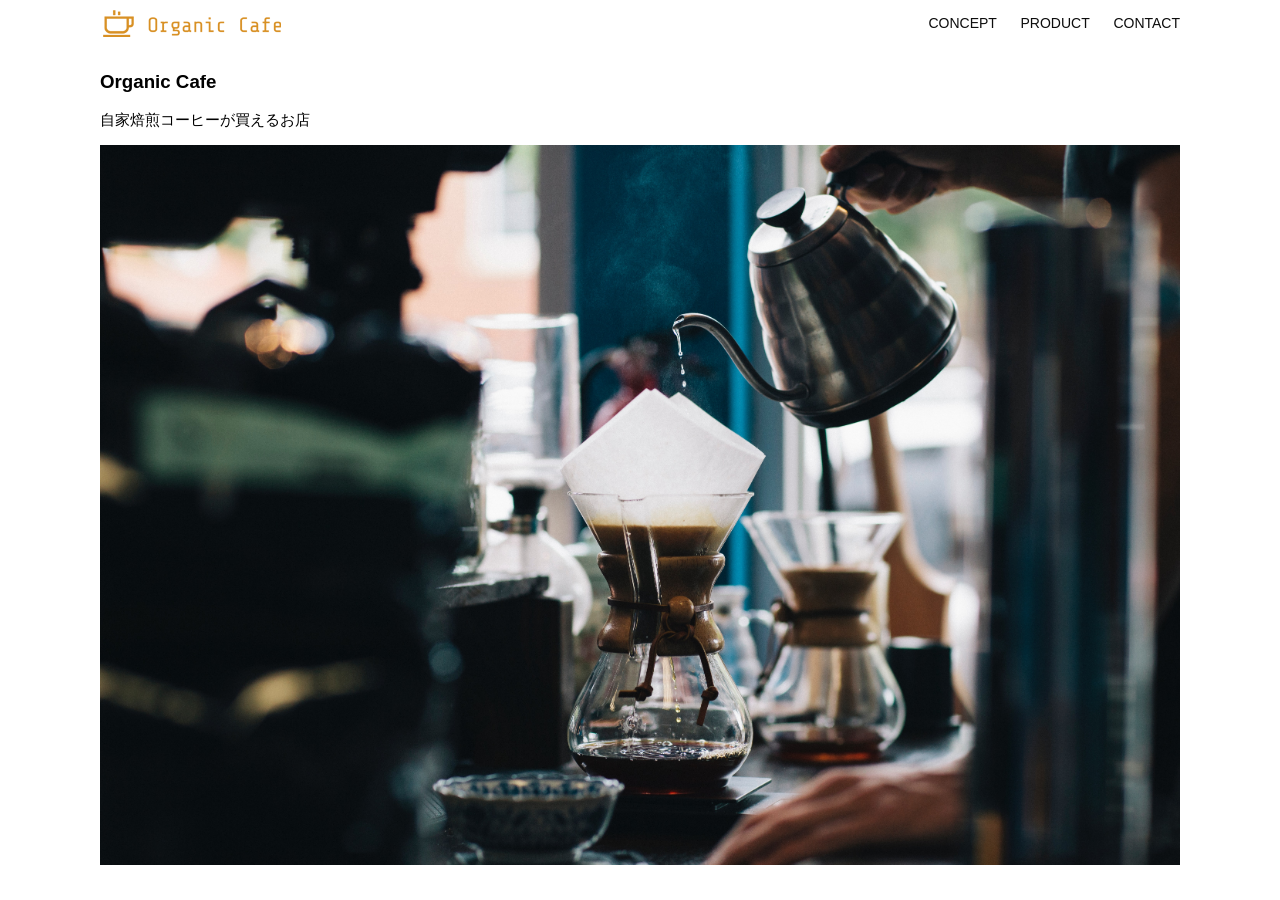
<file: kadai_013/index.html>
<!DOCTYPE html>
<html>
  <head>
    <title>Organic Cafe</title>
    <meta charset="UTF-8" />
    <meta name="description" content="自家焙煎のコーヒーがお家で楽しめるOrganic Cafe"/>
    <meta name="viewport" content="width=device-width, initial-scale=1.0" />
    <link rel="stylesheet" href="style.css" />
  </head>
  <body>
    <!-- ヘッダー -->
    <header>
      <!-- ロゴ -->
      <a href="index.html" id="logo"><img src="images/logo.png" alt="トップページに戻る"/></a>

      <!-- PC用ナビゲーション -->
      <nav id="nav-pc">
        <a href="index.html#concept">CONCEPT</a>
        <a href="index.html#product">PRODUCT</a>
        <a href="index.html#contact">CONTACT</a>
      </nav>
      <!-- スマホ用メニューボタン -->
       <img id="menu-sp" src="images/button-menu.png" alt="ナビゲーションを開く" onclick="document.getElementById('nav-sp').style.display = 'block'">
      <!-- スマホ用ナビゲーション -->
        <nav id="nav-sp">
        <ul>
         <li>
           <img id="close" src="images/button-close.png" alt="ナビゲーションを閉じる" onclick="document.getElementById('nav-sp').style.display = 'none'">
         </li>
         <li>
           <a id="logo-sp" href="index.html" onclick="document.getElementById('nav-sp').style.display = 'none'">
             <img src="images/logo-sp.png" alt="トップページに戻る">
           </a>
         </li>
         <li>
           <a class="menu" href="index.html#concept" onclick="document.getElementById('nav-sp').style.display = 'none'">CONCEPT</a>
         </li>
         <li>
           <a class="menu" href="index.html#product" onclick="document.getElementById('nav-sp').style.display = 'none'">PRODUCT</a>
         </li>
         <li><a class="menu" href="index.html#contact" onclick="document.getElementById('nav-sp').style.display = 'none'">CONTACT</a>
         </li>
       </ul>
     </nav> 
    </header>

    <main>
      <article>
        <!-- メインビジュアル -->
        <section id="main-visual">
          <div id="main-message">
            <h1>Organic Cafe</h1>
            <p>自家焙煎コーヒーが買えるお店</p>
          </div>
          <img src="images/main-image.jpg" alt="コーヒーをハンドドリップで淹れる画像"/>
        </section>
      </article>
    </main>
  </body>
</html>
</file>
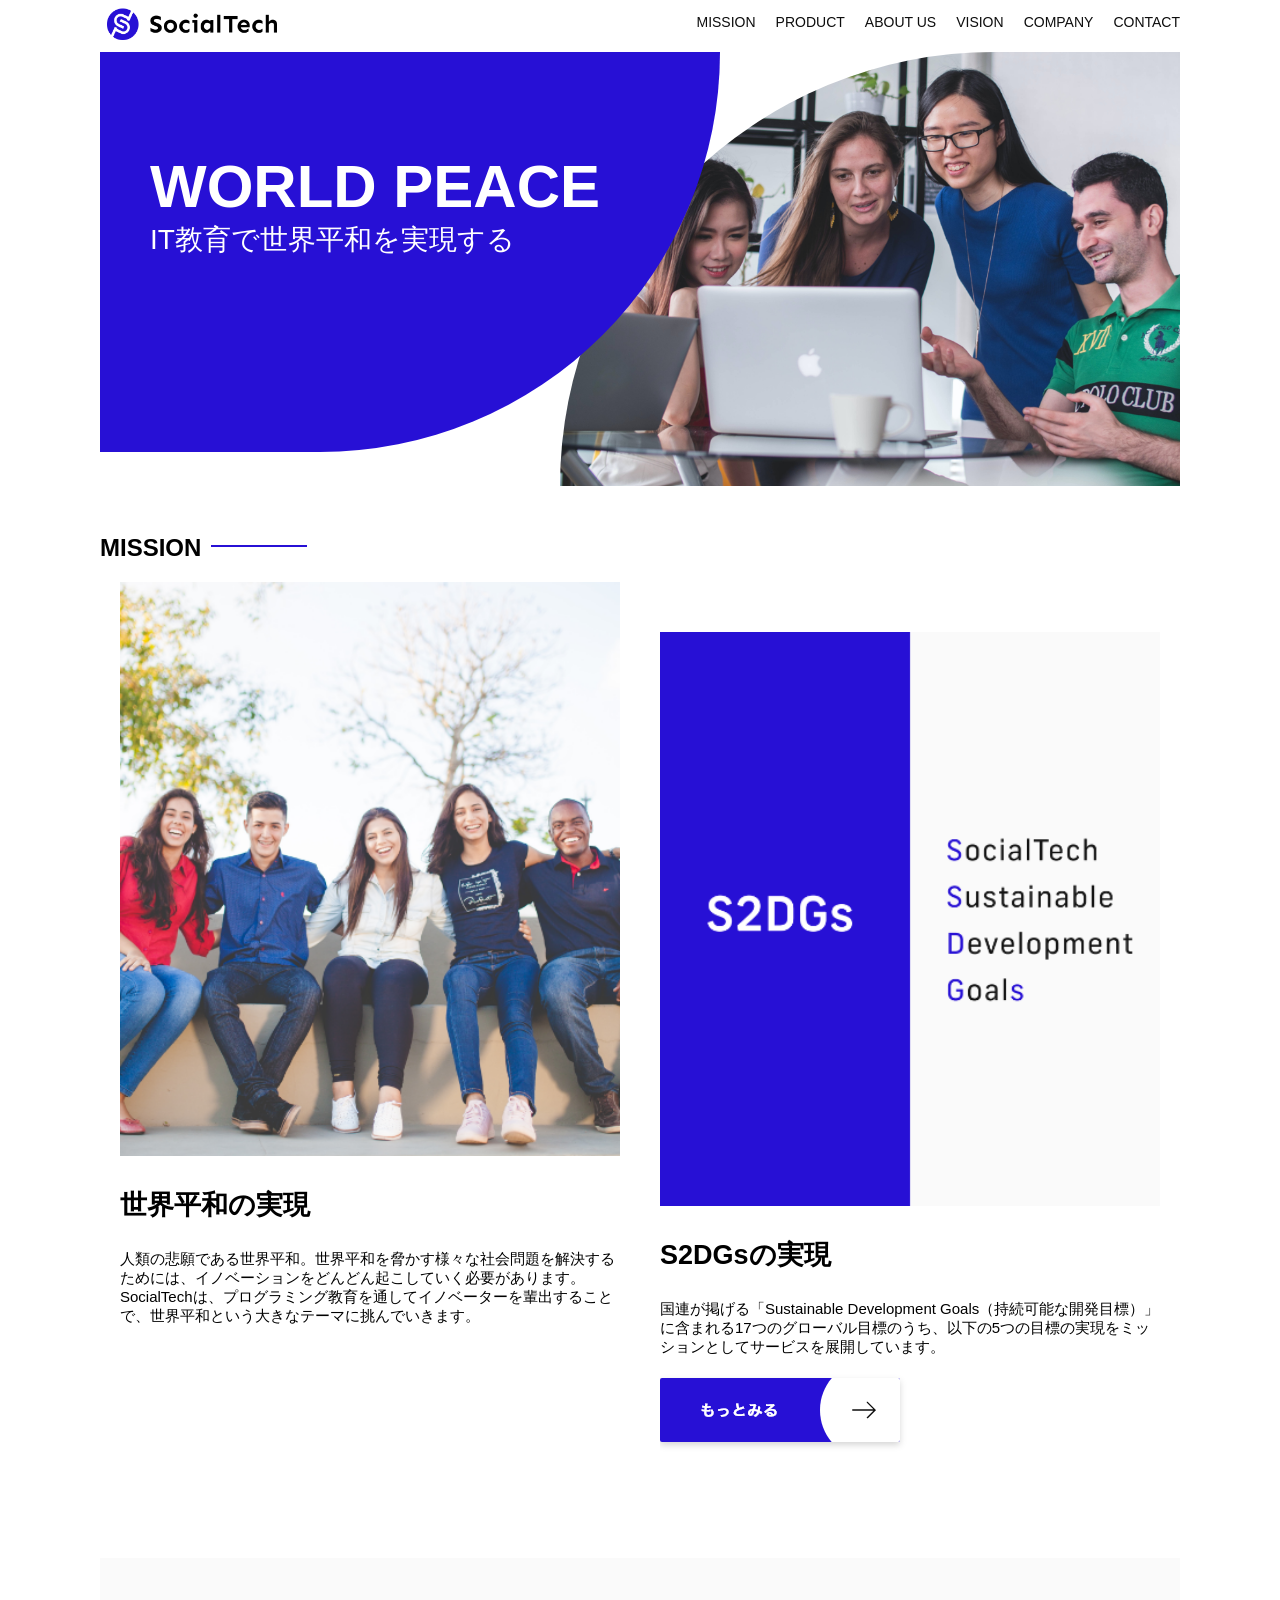
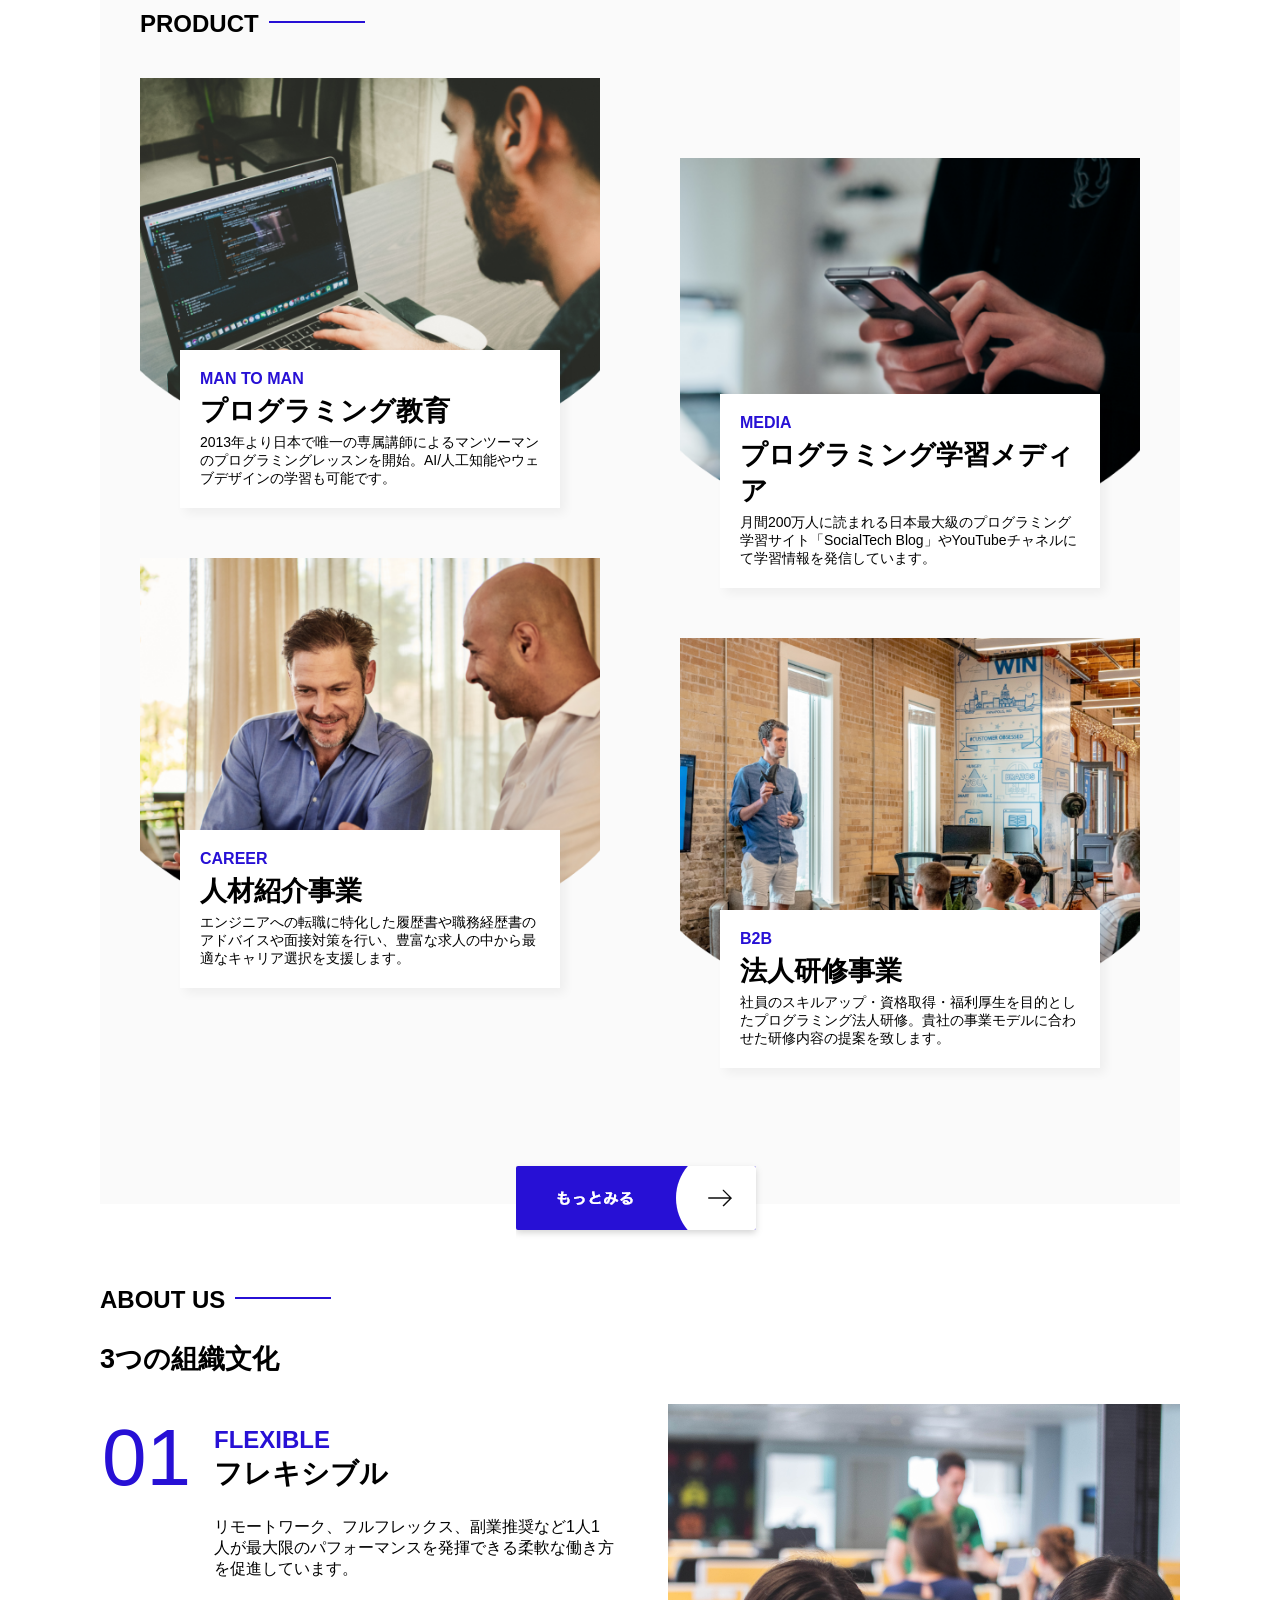
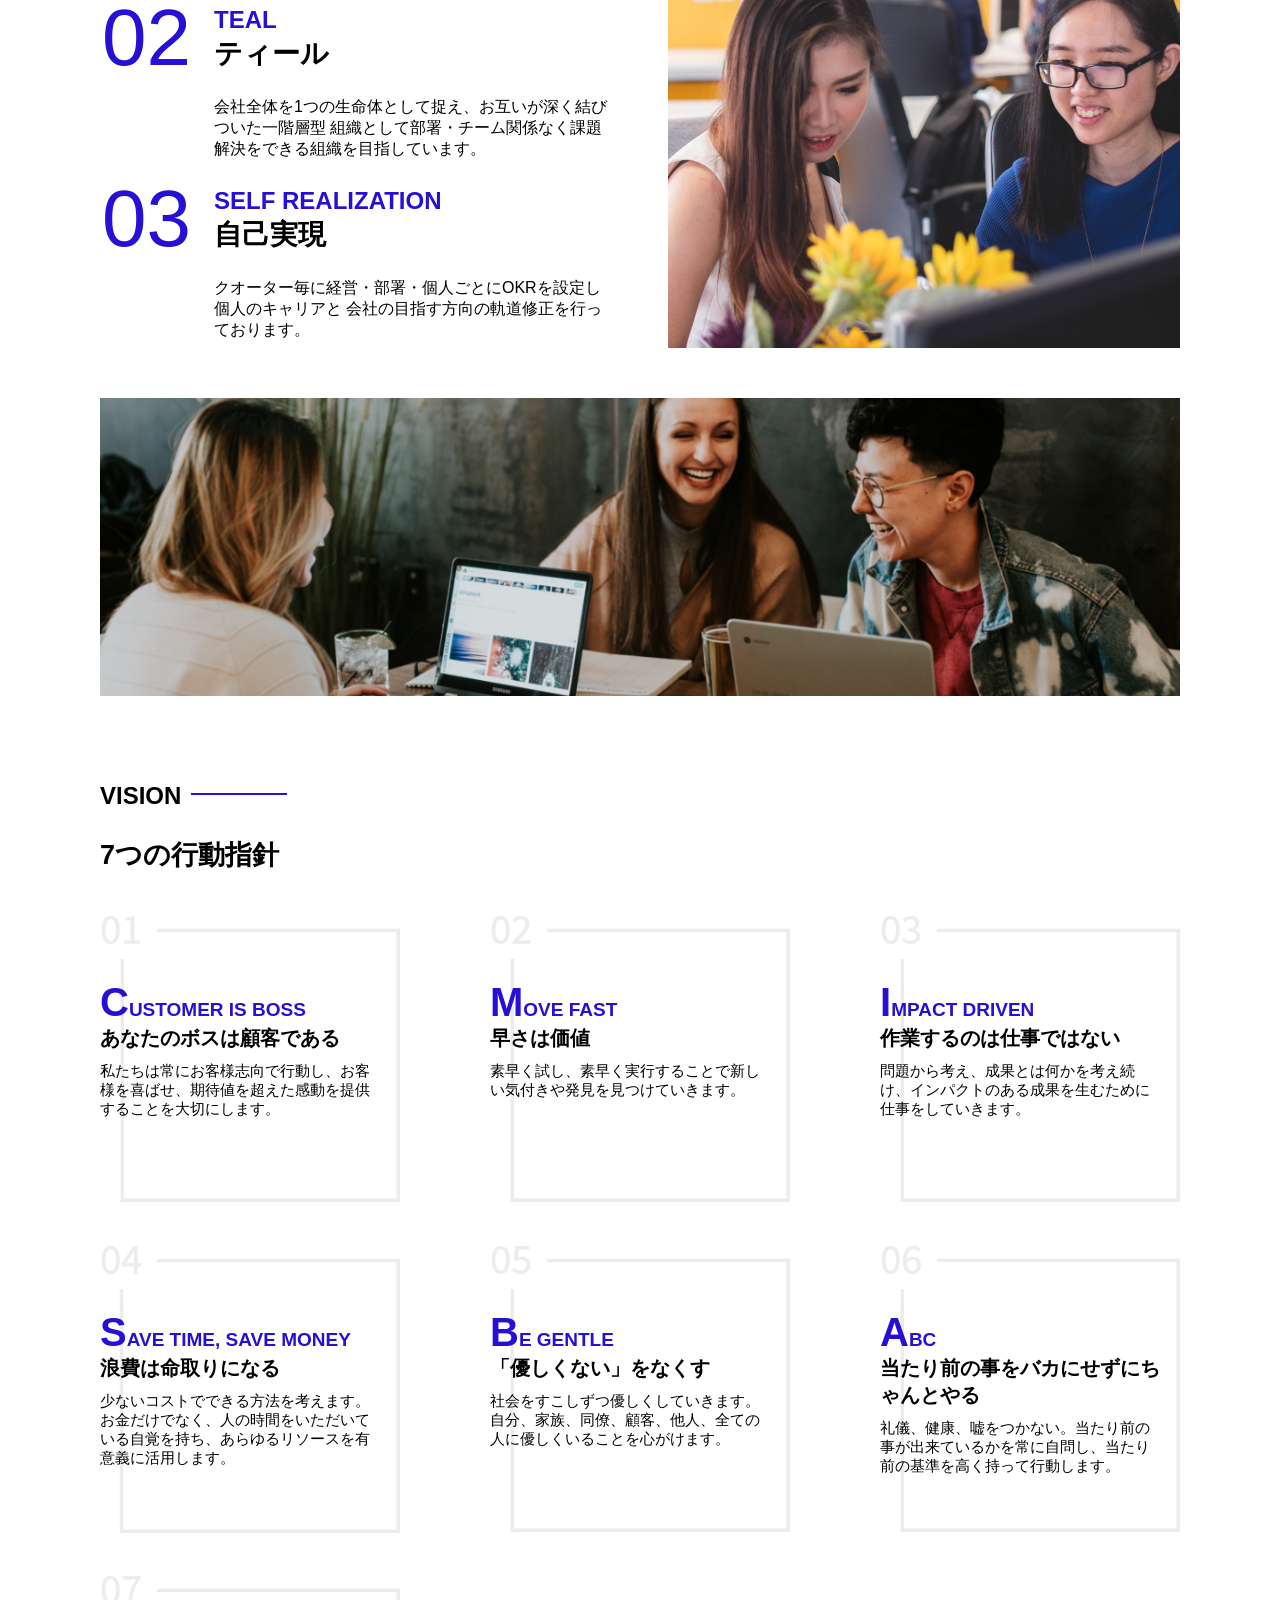
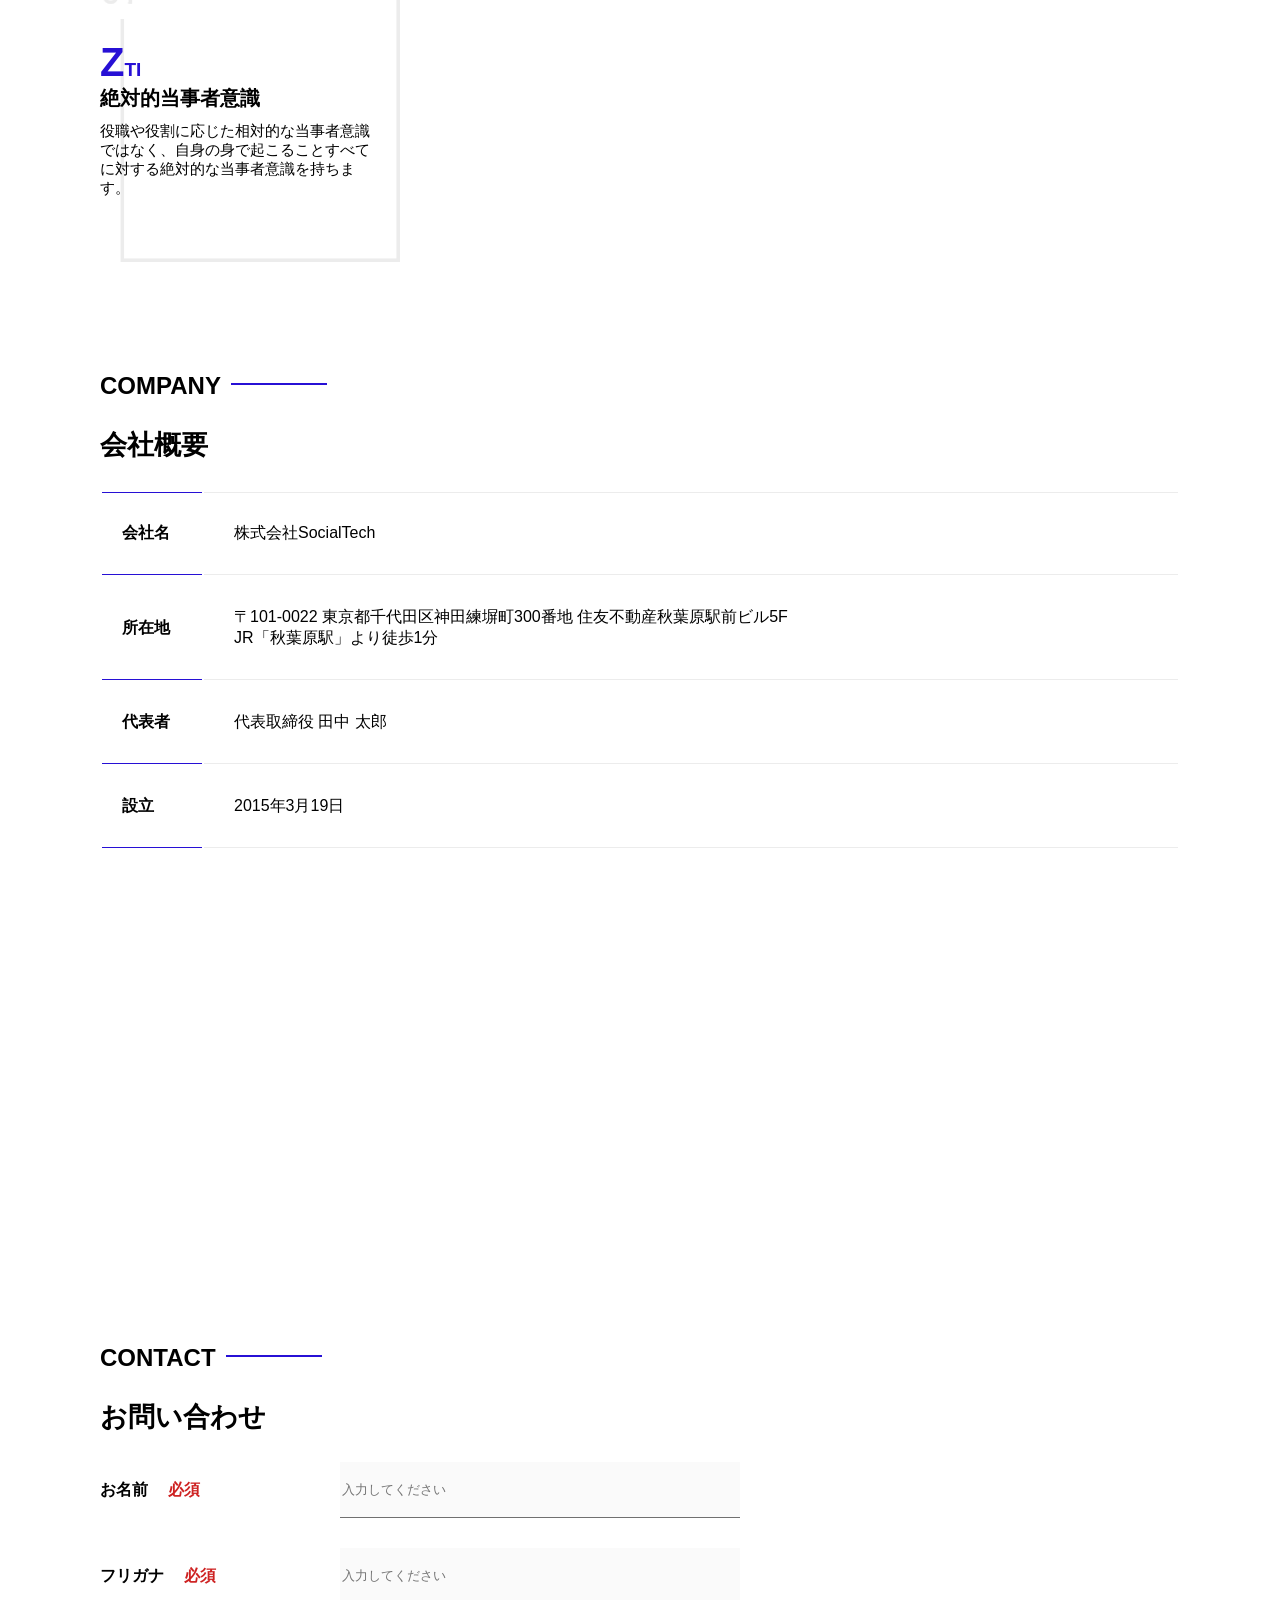
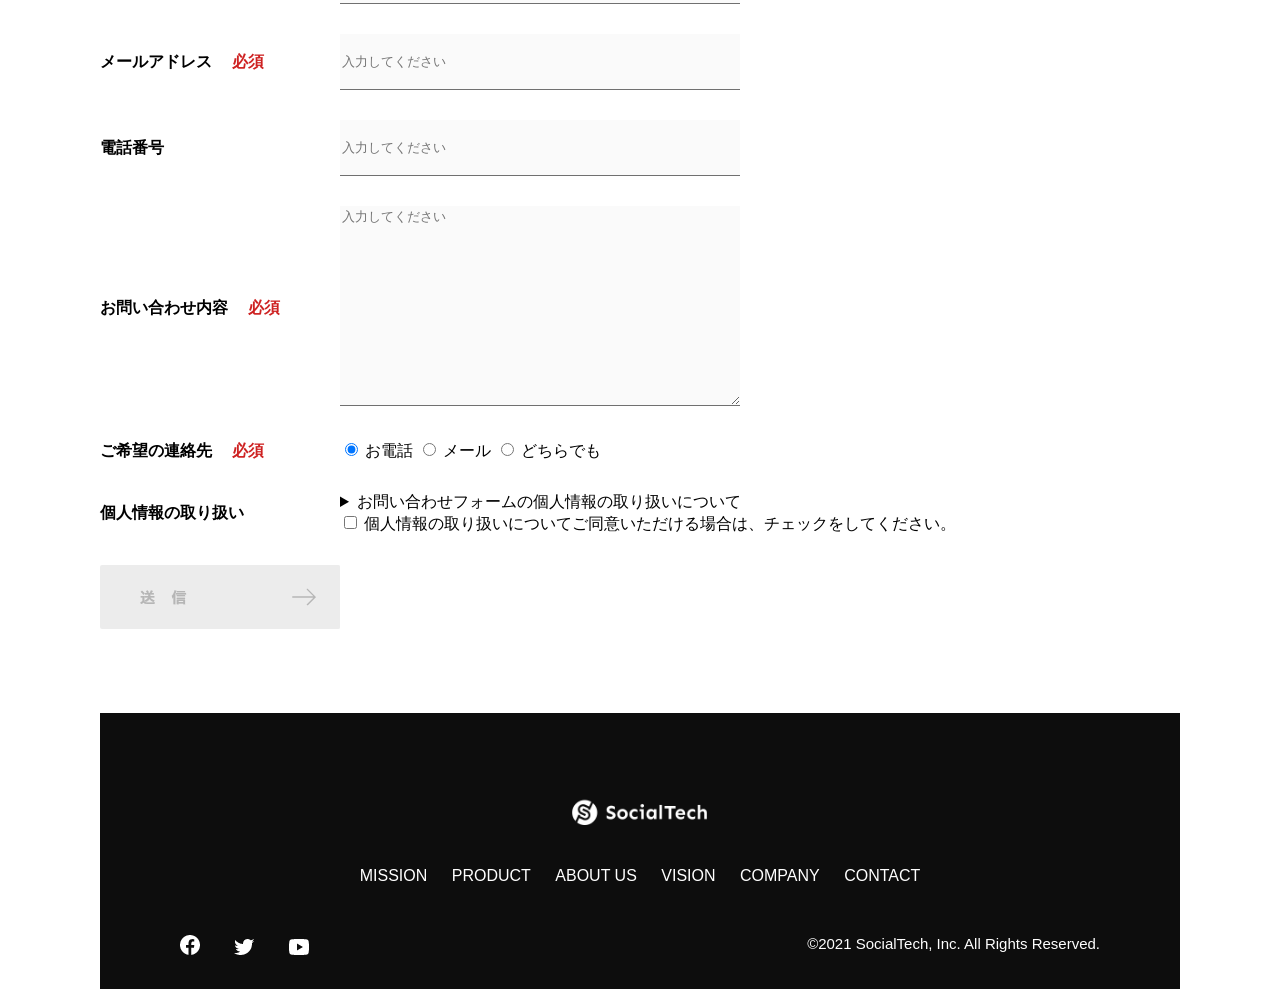
<file: kadai_tutorial_output/index.html>
<!DOCTYPE html>
<html>
    <head>
        <title>SocialTech</title>
        <meta charset="UTF-8">
        <meta name="description" content="SocialTechはEDTech業界のリーディングカンパニーを目指します。">
        <meta name="viewport" content="width=device-width, initial-scale=1.0">
        <link rel="stylesheet" href="style.css">
        <meta name="twitter:card" content="Twitterカードの種類">
        <meta name="twitter:site" content="Twitterのユーザー名">
        <meta property="og:url" content="ページのURL">
        <meta property="og:title" content="ページのタイトル">
        <meta property="og:description" content="ページの説明文">
        <meta property="og:image" content="画像のURL">
    </head>
    <body>
        <!--ヘッダー-->
        <header>
            <!--ロゴ-->
            <a href="index.html" id="logo">
                <img src="images/logo.png" alt="トップページに戻る">
            </a>

            <!--PC用ナビゲーション-->
            <nav id="nav-pc">
                <ul>
                    <li>
                        <a href="mission.html">MISSION</a>
                    </li>
                    <li>
                        <a href="product.html">PRODUCT</a>
                    </li>
                    <li>
                        <a href="index.html#aboutus">ABOUT US</a>
                    </li>
                    <li>
                        <a href="index.html#vision">VISION</a>
                    </li>
                    <li>
                        <a href="index.html#company">COMPANY</a>
                    </li>
                    <li>
                        <a href="index.html#contact">CONTACT</a>
                    </li>
                </ul>
            </nav>
            <!-- スマホ用メニューボタン -->
            <button
                id="menu-sp"
                onclick="document.getElementById('nav-sp').style.display = 'block'">
                <img src="images/button-menu.png" alt="ナビゲーションを開く">
            </button>
            <!-- スマホ用ナビゲーション -->
            <div id="nav-sp">
                <button
                    id="close"
                    onclick="document.getElementById('nav-sp').style.display = 'none'">
                    <img src="images/button-close.png" alt="ナビゲーションを閉じる">
                </button>

                <nav>
                    <ul>
                        <li>
                            <a
                                id="logo-sp"
                                href="index.html"
                                onclick="document.getElementById('nav-sp').style.display = 'none'"><img src="images/logo-sp.png" alt="トップページに戻る"></a>
                        </li>
                        <li>
                            <a
                                class="menu"
                                href="mission.html"
                                onclick="document.getElementById('nav-sp').style.display = 'none'">MISSION</a>
                        </li>
                        <li>
                            <a
                                class="menu"
                                href="product.html"
                                onclick="document.getElementById('nav-sp').style.display = 'none'">PRODUCT</a>
                        </li>
                        <li>
                            <a
                                class="menu"
                                href="index.html#aboutus"
                                onclick="document.getElementById('nav-sp').style.display = 'none'">ABOUT US</a>
                        </li>
                        <li>
                            <a
                                class="menu"
                                href="index.html#vision"
                                onclick="document.getElementById('nav-sp').style.display = 'none'">VISION</a>
                        </li>
                        <li>
                            <a
                                class="menu"
                                href="index.html#company"
                                onclick="document.getElementById('nav-sp').style.display = 'none'">COMPANY</a>
                        </li>
                        <li>
                            <a
                                class="menu"
                                href="index.html#contact"
                                onclick="document.getElementById('nav-sp').style.display = 'none'">CONTACT</a>
                        </li>
                    </ul>
                </nav>
                <div id="sns">
                    <a href="https://www.facebook.com/sejuku2013">
                        <img src="images/button-facebook.png" alt="Facebookのリンク">
                    </a>
                    <a href="https://twitter.com/samuraijuku">
                        <img src="images/button-twitter.png" alt="Twitterのリンク">
                    </a>
                    <a href="https://www.youtube.com/channel/UCCFOQO5aDK0xXam4cUQXT8g">
                        <img src="images/button-youtube.png" alt="YouTubeのリンク">
                    </a>
                </div>
            </div>
        </header>
        <main>
            <article>
                <!--メインビジュアル-->
                <section id="main-visual">
                    <div id="main-message">
                        <h1>WORLD PEACE</h1>
                        <p>IT教育で世界平和を実現する</p>
                    </div>
                    <img src="images/index/index-main.png" alt="PCの周りに集まる多国籍の仲間たち">
                </section>
                <!--ミッション-->
                <section id="mission">
                    <h2 class="index-h2">MISSION</h2>
                    <div id="mission-flex">
                        <div>
                            <img
                                id="mission-photo"
                                src="images/index/index-mission.png"
                                alt="屋外のベンチで写真を撮影する多国籍の仲間たち">
                            <h3>世界平和の実現</h3>
                            <p>
                                人類の悲願である世界平和。世界平和を脅かす様々な社会問題を解決するためには、イノベーションをどんどん起こしていく必要があります。SocialTechは、プログラミング教育を通してイノベーターを輩出することで、世界平和という大きなテーマに挑んでいきます。
                            </p>
                        </div>
                        <div>
                            <img id="s2dgs" src="images/index/s2dgs.png" alt="S2DGs">
                            <h3>S2DGsの実現</h3>
                            <p>国連が掲げる「Sustainable Development
                                Goals（持続可能な開発目標）」に含まれる17つのグローバル目標のうち、以下の5つの目標の実現をミッションとしてサービスを展開しています。</p>
                            <a href="mission.html">
                                <img src="images/button-more.png" alt="もっとみる">
                            </a>
                        </div>
                    </div>
                </section>
                <!-- プロダクト -->
                <section id="product">
                    <h2 class="index-h2">PRODUCT</h2>
                    <div class="product-flex">
                        <div id="product-left">
                            <div>
                                <img
                                    class="product-photo"
                                    src="images/index/index-mantoman.png"
                                    alt="PCでコードを書く男性">
                                <div class="product-explain">
                                    <span>MAN TO MAN</span>
                                    <h3>プログラミング教育</h3>
                                    <p>2013年より日本で唯一の専属講師によるマンツーマンのプログラミングレッスンを開始。AI/人工知能やウェブデザインの学習も可能です。</p>
                                </div>
                            </div>
                            <div>
                                <img
                                    class="product-photo"
                                    src="images/index/index-career.png"
                                    alt="笑顔で話し合う2人の男性">
                                <div class="product-explain">
                                    <span>CAREER</span>
                                    <h3>人材紹介事業</h3>
                                    <p>エンジニアへの転職に特化した履歴書や職務経歴書のアドバイスや面接対策を行い、豊富な求人の中から最適なキャリア選択を支援します。</p>
                                </div>
                            </div>
                        </div>
                        <div id="product-right">
                            <div>
                                <img
                                    class="product-photo"
                                    src="images/index/index-media.png"
                                    alt="スマートフォンを操作する人">
                                <div class="product-explain">
                                    <span>MEDIA</span>
                                    <h3>プログラミング学習メディア</h3>
                                    <p>月間200万人に読まれる日本最大級のプログラミング学習サイト「SocialTech Blog」やYouTubeチャネルにて学習情報を発信しています。</p>
                                </div>
                            </div>
                            <div>
                                <img
                                    class="product-photo"
                                    src="images/index/index-b2b.png"
                                    alt="講演中の男性とそれを聴く人々">
                                <div class="product-explain">
                                    <span>B2B</span>
                                    <h3>法人研修事業</h3>
                                    <p>社員のスキルアップ・資格取得・福利厚生を目的としたプログラミング法人研修。貴社の事業モデルに合わせた研修内容の提案を致します。</p>
                                </div>
                            </div>
                        </div>
                    </div>
                    <div id="product-more">
                        <a href="product.html">
                            <img src="images/button-more.png" alt="もっとみる">
                        </a>
                    </div>
                </section>
                <!-- ABOUT US -->
                <section id="aboutus">
                    <h2 class="index-h2">ABOUT US</h2>
                    <h3>3つの組織文化</h3>
                    <div>
                        <table class="culture-table">
                            <tr>
                                <td class="culture-num">01</td>
                                <th>
                                    <span class="culture-en">FLEXIBLE</span><br>フレキシブル</th>
                            </tr>
                            <tr>
                                <td>
                                    <!--空のセル-->
                                </td>
                                <td class="culture-description">リモートワーク、フルフレックス、副業推奨など1人1人が最大限のパフォーマンスを発揮できる柔軟な働き方を促進しています。</td>
                            </tr>
                            <tr>
                                <td class="culture-num">02</td>
                                <th>
                                    <span class="culture-en">TEAL</span><br>ティール</th>
                            </tr>
                            <tr>
                                <td>
                                    <!--空のセル-->
                                </td>
                                <td class="culture-description">会社全体を1つの生命体として捉え、お互いが深く結びついた一階層型 組織として部署・チーム関係なく課題解決をできる組織を目指しています。</td>
                            </tr>
                            <tr>
                                <td class="culture-num">03</td>
                                <th>
                                    <span class="culture-en">SELF REALIZATION</span><br>自己実現</th>
                            </tr>
                            <tr>
                                <td>
                                    <!--空のセル-->
                                </td>
                                <td class="culture-description">クオーター毎に経営・部署・個人ごとにOKRを設定し個人のキャリアと 会社の目指す方向の軌道修正を行っております。</td>
                            </tr>
                        </table>
                        <img
                            class="culture-img"
                            src="images/index/index-aboutus1.png"
                            alt="笑顔で話し合う2人の女性">
                    </div>
                    <img
                        class="culture-img2"
                        src="images/index/index-aboutus2.png"
                        alt="笑顔で話し合う3人の男女">
                </section>
                <!--VISION-->
                <section id="vision">
                    <h2 class="index-h2">VISION</h2>
                    <h3>7つの行動指針</h3>
                    <div>
                        <div class="vision-box">
                            <img src="images/index/vision-01.png" alt="01">
                            <div>
                                <h4>CUSTOMER IS BOSS</h4>
                                <h5>あなたのボスは顧客である</h5>
                                <p>私たちは常にお客様志向で行動し、お客様を喜ばせ、期待値を超えた感動を提供することを大切にします。</p>
                            </div>
                        </div>
                        <div class="vision-box">
                            <img src="images/index/vision-02.png" alt="02">
                            <div>
                                <h4>MOVE FAST</h4>
                                <h5>早さは価値</h5>
                                <p>素早く試し、素早く実行することで新しい気付きや発見を見つけていきます。</p>
                            </div>
                        </div>
                        <div class="vision-box">
                            <img src="images/index/vision-03.png" alt="03">
                            <div>
                                <h4>IMPACT DRIVEN</h4>
                                <h5>作業するのは仕事ではない</h5>
                                <p>問題から考え、成果とは何かを考え続け、インパクトのある成果を生むために仕事をしていきます。</p>
                            </div>
                        </div>
                        <div class="vision-box">
                            <img src="images/index/vision-04.png" alt="04">
                            <div>
                                <h4>SAVE TIME, SAVE MONEY</h4>
                                <h5>浪費は命取りになる</h5>
                                <p>少ないコストでできる方法を考えます。お金だけでなく、人の時間をいただいている自覚を持ち、あらゆるリソースを有意義に活用します。</p>
                            </div>
                        </div>
                        <div class="vision-box">
                            <img src="images/index/vision-05.png" alt="05">
                            <div>
                                <h4>BE GENTLE</h4>
                                <h5>「優しくない」をなくす</h5>
                                <p>社会をすこしずつ優しくしていきます。自分、家族、同僚、顧客、他人、全ての人に優しくいることを心がけます。</p>
                            </div>
                        </div>
                        <div class="vision-box">
                            <img src="images/index/vision-06.png" alt="06">
                            <div>
                                <h4>ABC</h4>
                                <h5>当たり前の事をバカにせずにちゃんとやる</h5>
                                <p>礼儀、健康、嘘をつかない。当たり前の事が出来ているかを常に自問し、当たり前の基準を高く持って行動します。</p>
                            </div>
                        </div>
                        <div class="vision-box">
                            <img src="images/index/vision-07.png" alt="07">
                            <div>
                                <h4>ZTI</h4>
                                <h5>絶対的当事者意識</h5>
                                <p>役職や役割に応じた相対的な当事者意識ではなく、自身の身で起こることすべてに対する絶対的な当事者意識を持ちます。</p>
                            </div>
                        </div>
                    </div>
                </section>
                <!--COMPANY-->
                <section id="company">
                    <h2 class="index-h2">COMPANY</h2>
                    <h3>会社概要</h3>
                    <table id="company-table">
                        <tr>
                            <th class="tableheader tableheader-first">会社名</th>
                            <td class="cell cell-first">株式会社SocialTech</td>
                        </tr>
                        <tr>
                            <th class="tableheader">所在地</th>
                            <td class="cell">〒101-0022 東京都千代田区神田練塀町300番地 住友不動産秋葉原駅前ビル5F<br>JR「秋葉原駅」より徒歩1分</td>
                        </tr>
                        <tr>
                            <th class="tableheader">代表者</th>
                            <td class="cell">代表取締役 田中 太郎</td>
                        </tr>
                        <tr>
                            <th class="tableheader">設立</th>
                            <td class="cell">2015年3月19日</td>
                        </tr>
                    </table>
                    <iframe
                        src="https://www.google.com/maps/embed?pb=!1m18!1m12!1m3!1d3240.0688551336807!2d139.7720776771055!3d35.69992317258124!2m3!1f0!2f0!3f0!3m2!1i1024!2i768!4f13.1!3m3!1m2!1s0x60188fee13660e23%3A0x77137876edf742ac!2z5L2P5Y-L5LiN5YuV55Sj56eL6JGJ5Y6f6aeF5YmN44OT44Or!5e0!3m2!1sja!2sjp!4v1704858013291!5m2!1sja!2sjp"
                        style="border: 0"
                        allowfullscreen=""
                        loading="lazy"></iframe>
                </section>
                <!-- お問い合わせフォーム -->
                <section id="contact">
                    <h2 class="index-h2">CONTACT</h2>
                    <h3>お問い合わせ</h3>
                    <form>
                        <div>
                            <div class="contact-heading">
                                <label class="contact-label">お名前<span class="contact-span">必須</span></label>
                            </div>
                            <div>
                                <input type="text" name="name" placeholder="入力してください" class="contact-textbox">
                            </div>
                        </div>
                        <div>
                            <div class="contact-heading">
                                <label class="contact-label">フリガナ<span class="contact-span">必須</span></label>
                            </div>
                            <div>
                                <input
                                    type="text"
                                    name="hurigana"
                                    placeholder="入力してください"
                                    class="contact-textbox">
                            </div>
                        </div>
                        <div>
                            <div class="contact-heading">
                                <label class="contact-label">メールアドレス<span class="contact-span">必須</span></label>
                            </div>
                            <div>
                                <input type="text" name="email" placeholder="入力してください" class="contact-textbox">
                            </div>
                        </div>
                        <div>
                            <div class="contact-heading">
                                <label class="contact-label">電話番号</label>
                            </div>
                            <div>
                                <input type="text" name="tel" placeholder="入力してください" class="contact-textbox">
                            </div>
                        </div>
                        <div>
                            <div class="contact-heading">
                                <label class="contact-label">お問い合わせ内容<span class="contact-span">必須</span></label>
                            </div>
                            <div>
                                <textarea class="contact-textarea" placeholder="入力してください" name="message"></textarea>
                            </div>
                        </div>
                        <div>
                            <div class="contact-heading">
                                <label class="contact-label">ご希望の連絡先<span class="contact-span">必須</span></label>
                            </div>
                            <div>
                                <input
                                    class="radiobutton"
                                    type="radio"
                                    value="tel"
                                    name="contact"
                                    checked="checked">
                                <label>お電話</label>
                                <input class="radiobutton" type="radio" value="mail" name="contact">
                                <label>メール</label>
                                <input class="radiobutton" type="radio" value="both" name="contact">
                                <label>どちらでも</label>
                            </div>
                        </div>
                        <div>
                            <div class="contact-heading">
                                <label class="contact-label">個人情報の取り扱い</label>
                            </div>
                            <div>
                                <details>
                                    <summary>お問い合わせフォームの個人情報の取り扱いについて</summary>
                                    <div>
                                        <dl>
                                            <dt>１．組織の名称又は氏名</dt>
                                            <dd>株式会社SocialTech</dd>
                                            <dt>２．個人情報保護管理者（若しくはその代理人）の氏名又は職名、所属及び連絡先</dt>
                                            <dd>
                                                <p>鈴木 一郎 コーポレート部</p>
                                                <p>メールアドレス：samurai@example.com</p>
                                                <p>TEL：03-1234-5678</p>
                                            </dd>
                                            <dt>３．個人情報の利用目的</dt>
                                            <dd>
                                                <ul>
                                                    <li>本サービス及び本サービスに関連する情報の提供又はそれらに関する連絡のため</li>
                                                    <li>ユーザーの本人確認のため</li>
                                                    <li>当社サービスのご案内のため</li>
                                                    <li>当社の商品等の広告または宣伝（電子メールによるものを含むものとします。）</li>
                                                </ul>
                                            </dd>
                                            <dt>４．個人情報の取り扱い業務の委託</dt>
                                            <dd>個人情報の取扱業務の全部または一部を外部に業務委託する場合があります。その際、弊社は、個人情報を適切に保護できる管理体制を敷き実行していることを条件として委託先を厳選したうえで、機密保持契約を委託先と締結し、お客様の個人情報を厳密に管理させます。</dd>
                                            <dt>５．個人情報の開示等の請求</dt>
                                            <dd>
                                                お客様は、弊社に対してご自身の個人情報の開示等（利用目的の通知、開示、内容の訂正・追加・削除、利用の停止または消去、第三者への提供の停止）に関して、当社問合わせ窓口に申し出ることができます。<br>
                                                その際、弊社はお客様ご本人を確認させていただいたうえで、合理的な期間内に対応いたします。<br>
                                                なお、個人情報に関する弊社問合わせ先は、次の通りです。
                                            </dd>
                                            <dd>
                                                <p>株式会社SocialTech 個人情報問合せ窓口</p>
                                                <p>〒150-0043 東京都千代田区神田練塀町300番地 住友不動産秋葉原駅前ビル5F</p>
                                                <p>メールアドレス：samurai@example.com TEL：03-1234-5678</p>
                                            </dd>

                                            <dt>６．個人情報を提供されることの任意性について</dt>
                                            <dd>お客様がご自身の個人情報を弊社に提供されるか否かは、お客様のご判断によりますが、もしご提供されない場合には、適切なサービスが提供できない場合がありますので予めご了承ください。</dd>
                                        </dl>
                                    </div>
                                </details>
                                <input type="checkbox" name="agree">
                                <span>個人情報の取り扱いについてご同意いただける場合は、チェックをしてください。</span>
                            </div>
                        </div>
                        <input type="image" src="images/button-submit.png" alt="送信する" ?="?">
                    </form>
                </section>
            </article>
        </main>
        <footer>
            <div id="footer-logo">
                <img src="images/logo-sp.png" alt="SocialTech">
            </div>
            <div id="footer-link">
                <a href="mission.html">MISSION</a>
                <a href="product.html">PRODUCT</a>
                <a href="index.html#aboutus">ABOUT US</a>
                <a href="index.html#vision">VISION</a>
                <a href="index.html#company">COMPANY</a>
                <a href="index.html#contact">CONTACT</a>
            </div>
            <div id="sns-footer">
                <div class="sns-btns">
                    <a href="https://www.facebook.com/sejuku2013"><img src="images/button-facebook.png" alt="Facebookのリンク"></a>
                    <a href="https://twitter.com/samuraijuku"><img src="images/button-twitter.png" alt="Twitterのリンク"></a>
                    <a href="https://www.youtube.com/channel/UCCFOQO5aDK0xXam4cUQXT8g"><img src="images/button-youtube.png" alt="YouTubeのリンク"></a>
                </div>
                <p id="copyright">&copy;2021 SocialTech, Inc. All Rights Reserved.</p>
            </div>
        </footer>
    </body>
</html>
</file>
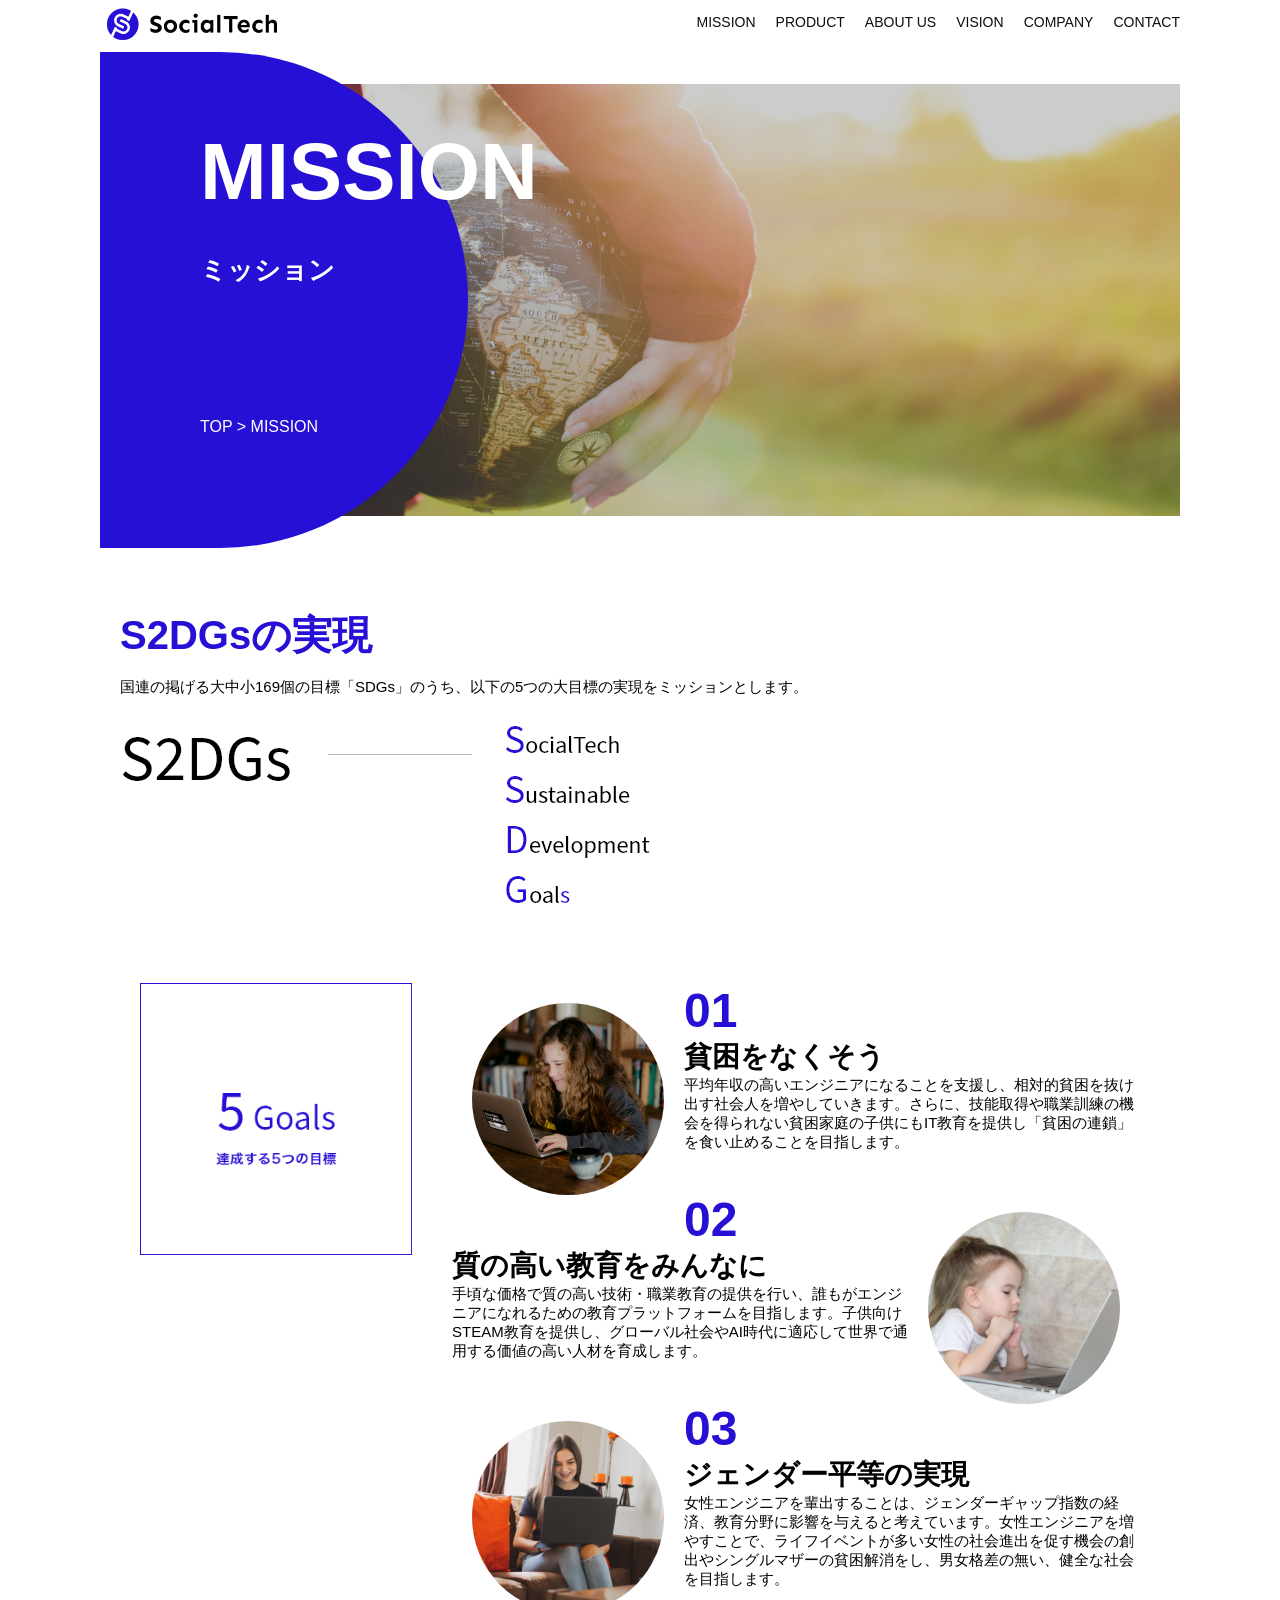
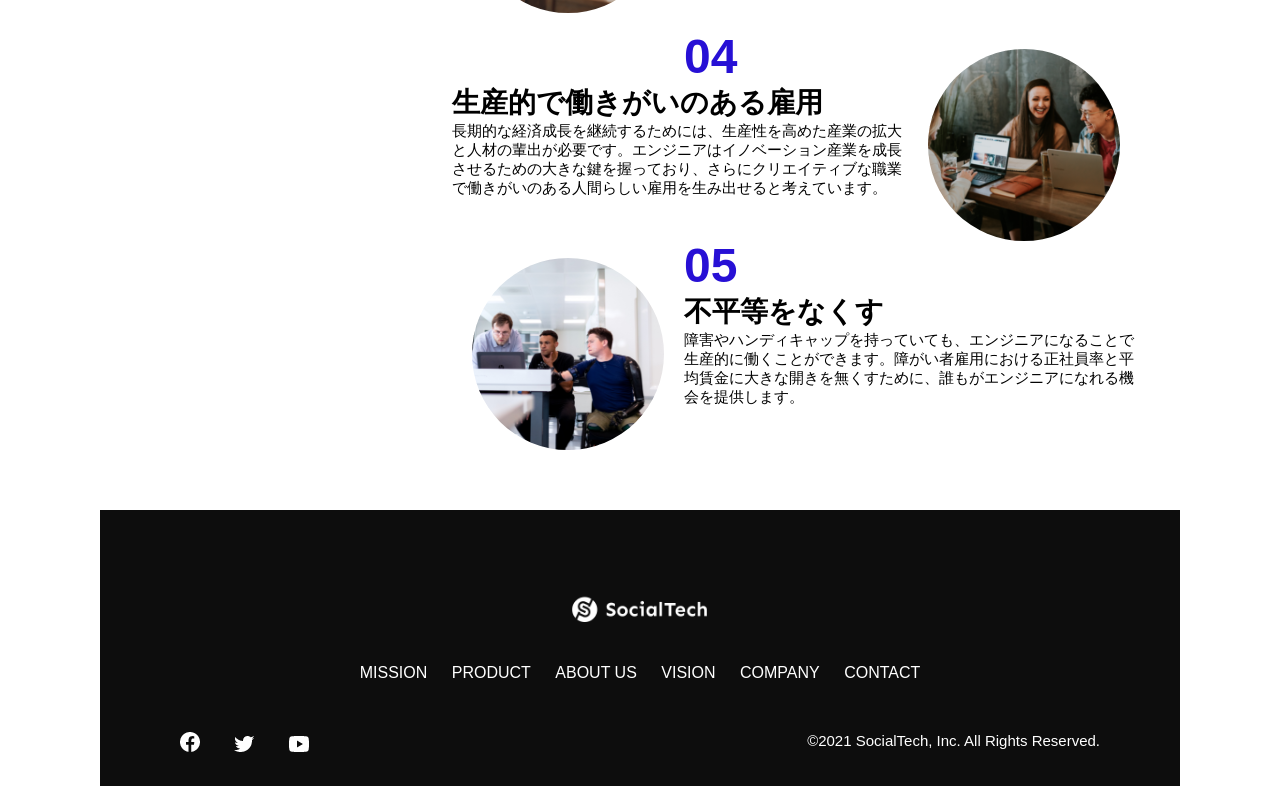
<file: kadai_tutorial_output/mission.html>
<!DOCTYPE html>
<html>
    <head>
        <title>SocialTech - MISSION ミッション -</title>
        <meta charset="utf-8">
        <meta name="description" content="SocialTechが目指す5つの目標（S2DGs）を紹介します">
        <meta name="viewport" content="width=device-width, initial-scale=1.0">
        <link rel="stylesheet" href="style.css">
    </head>

    <body>
        <!-- ヘッダー -->
        <header>
            <!-- ロゴ -->
            <a href="index.html" id="logo">
                <img src="images/logo.png" alt="トップページに戻る">
            </a>

            <!-- PC用ナビゲーション -->
            <nav id="nav-pc">
                <ul>
                    <li>
                        <a href="mission.html">MISSION</a>
                    </li>
                    <li>
                        <a href="product.html">PRODUCT</a>
                    </li>
                    <li>
                        <a href="index.html#aboutus">ABOUT US</a>
                    </li>
                    <li>
                        <a href="index.html#vision">VISION</a>
                    </li>
                    <li>
                        <a href="index.html#company">COMPANY</a>
                    </li>
                    <li>
                        <a href="index.html#contact">CONTACT</a>
                    </li>
                </ul>
            </nav>

            <!-- スマホ用メニューボタン -->
            <button
                id="menu-sp"
                onclick="document.getElementById('nav-sp').style.display = 'block'">
                <img src="images/button-menu.png" alt="ナビゲーションを開く">
            </button>

            <!-- スマホ用ナビゲーション -->
            <div id="nav-sp">
                <button
                    id="close"
                    onclick="document.getElementById('nav-sp').style.display = 'none'">
                    <img src="images/button-close.png" alt="ナビゲーションを閉じる">
                </button>

                <nav>
                    <ul>
                        <li>
                            <a
                                id="logo-sp"
                                href="index.html"
                                onclick="document.getElementById('nav-sp').style.display = 'none'"><img src="images/logo-sp.png" alt="トップページに戻る"></a>
                        </li>
                        <li>
                            <a
                                class="menu"
                                href="mission.html"
                                onclick="document.getElementById('nav-sp').style.display = 'none'">MISSION</a>
                        </li>
                        <li>
                            <a
                                class="menu"
                                href="product.html"
                                onclick="document.getElementById('nav-sp').style.display = 'none'">PRODUCT</a>
                        </li>
                        <li>
                            <a
                                class="menu"
                                href="index.html#aboutus"
                                onclick="document.getElementById('nav-sp').style.display = 'none'">ABOUT US</a>
                        </li>
                        <li>
                            <a
                                class="menu"
                                href="index.html#vision"
                                onclick="document.getElementById('nav-sp').style.display = 'none'">VISION</a>
                        </li>
                        <li>
                            <a
                                class="menu"
                                href="index.html#company"
                                onclick="document.getElementById('nav-sp').style.display = 'none'">COMPANY</a>
                        </li>
                        <li>
                            <a
                                class="menu"
                                href="index.html#contact"
                                onclick="document.getElementById('nav-sp').style.display = 'none'">CONTACT</a>
                        </li>
                    </ul>
                </nav>
                <div id="sns">
                    <a href="https://www.facebook.com/sejuku2013">
                        <img src="images/button-facebook.png" alt="Facebookのリンク">
                    </a>
                    <a href="https://twitter.com/samuraijuku">
                        <img src="images/button-twitter.png" alt="Twitterのリンク">
                    </a>
                    <a href="https://www.youtube.com/channel/UCCFOQO5aDK0xXam4cUQXT8g">
                        <img src="images/button-youtube.png" alt="YouTubeのリンク">
                    </a>
                </div>
            </div>
        </header>

        <main>
            <article>
                <section id="mission-main">
                    <div class="mission-main-inner">
                        <div id="mission-title">
                            <h1>MISSION<br>
                                <span>ミッション</span></h1>
                            <p>TOP > MISSION</p>
                        </div>
                    </div>
                </section>
                <section id="mission-s2dgs">
                    <h2 class="mission-h2">S2DGsの実現</h2>
                    <p>国連の掲げる大中小169個の目標「SDGs」のうち、以下の5つの大目標の実現をミッションとします。</p>
                    <img src="images/mission/mission-s2dgs.png" alt="S2DGs">
                </section>
                <section id="mission-five-goals">
                    <div class="five-goals-image">
                        <img src="images/mission/mission-5goals.png" alt="5Goals">
                    </div>
                    <div class="five-goals-read">
                        <div>
                            <img
                                class="fivegoals-image-left"
                                src="images/mission/mission-5goals01.png"
                                alt="PCを操作する女の子">
                            <span class="fivegoals-number">01</span>
                            <h3 class="fivegoals-h3">貧困をなくそう</h3>
                            <p class="fivegoals-p">平均年収の高いエンジニアになることを支援し、相対的貧困を抜け出す社会人を増やしていきます。さらに、技能取得や職業訓練の機会を得られない貧困家庭の子供にもIT教育を提供し「貧困の連鎖」を食い止めることを目指します。</p>
                        </div>
                        <div>
                            <img
                                class="fivegoals-image-right"
                                src="images/mission/mission-5goals02.png"
                                alt="PCを見つめる小さい女の子">
                            <span class="fivegoals-number">02</span>
                            <h3 class="fivegoals-h3">質の高い教育をみんなに</h3>
                            <p class="fivegoals-p">手頃な価格で質の高い技術・職業教育の提供を行い、誰もがエンジニアになれるための教育プラットフォームを目指します。子供向けSTEAM教育を提供し、グローバル社会やAI時代に適応して世界で通用する価値の高い人材を育成します。</p>
                        </div>
                        <div>
                            <img
                                class="fivegoals-image-left"
                                src="images/mission/mission-5goals03.png"
                                alt="PCを操作する女性">
                            <span class="fivegoals-number">03</span>
                            <h3 class="fivegoals-h3">ジェンダー平等の実現</h3>
                            <p class="fivegoals-p">女性エンジニアを輩出することは、ジェンダーギャップ指数の経済、教育分野に影響を与えると考えています。女性エンジニアを増やすことで、ライフイベントが多い女性の社会進出を促す機会の創出やシングルマザーの貧困解消をし、男女格差の無い、健全な社会を目指します。</p>
                        </div>
                        <div>
                            <img
                                class="fivegoals-image-right"
                                src="images/mission/mission-5goals04.png"
                                alt="笑顔で話し合う3人の男女">
                            <span class="fivegoals-number">04</span>
                            <h3 class="fivegoals-h3">生産的で働きがいのある雇用</h3>
                            <p class="fivegoals-p">長期的な経済成長を継続するためには、生産性を高めた産業の拡大と人材の輩出が必要です。エンジニアはイノベーション産業を成長させるための大きな鍵を握っており、さらにクリエイティブな職業で働きがいのある人間らしい雇用を生み出せると考えています。</p>
                        </div>
                        <div>
                            <img
                                class="fivegoals-image-left"
                                src="images/mission/mission-5goals05.png"
                                alt="障害を持つ男性が生き生きと働く様子">
                            <span class="fivegoals-number">05</span>
                            <h3 class="fivegoals-h3">不平等をなくす</h3>
                            <p class="fivegoals-p">障害やハンディキャップを持っていても、エンジニアになることで生産的に働くことができます。障がい者雇用における正社員率と平均賃金に大きな開きを無くすために、誰もがエンジニアになれる機会を提供します。</p>
                        </div>
                    </div>
                </section>
            </article>
        </main>

        <footer>
            <div id="footer-logo">
                <img src="images/logo-sp.png" alt="SocialTech">
            </div>
            <div id="footer-link">
                <a href="mission.html">MISSION</a>
                <a href="product.html">PRODUCT</a>
                <a href="index.html#aboutus">ABOUT US</a>
                <a href="index.html#vision">VISION</a>
                <a href="index.html#company">COMPANY</a>
                <a href="index.html#contact">CONTACT</a>
            </div>
            <div id="sns-footer">
                <div class="sns-btns">
                    <a href="https://www.facebook.com/sejuku2013"><img src="images/button-facebook.png" alt="Facebookのリンク"></a>
                    <a href="https://twitter.com/samuraijuku"><img src="images/button-twitter.png" alt="Twitterのリンク"></a>
                    <a href="https://www.youtube.com/channel/UCCFOQO5aDK0xXam4cUQXT8g"><img src="images/button-youtube.png" alt="YouTubeのリンク"></a>
                </div>
                <p id="copyright">&copy;2021 SocialTech, Inc. All Rights Reserved.</p>
            </div>
        </footer>

    </body>
</html>
</file>
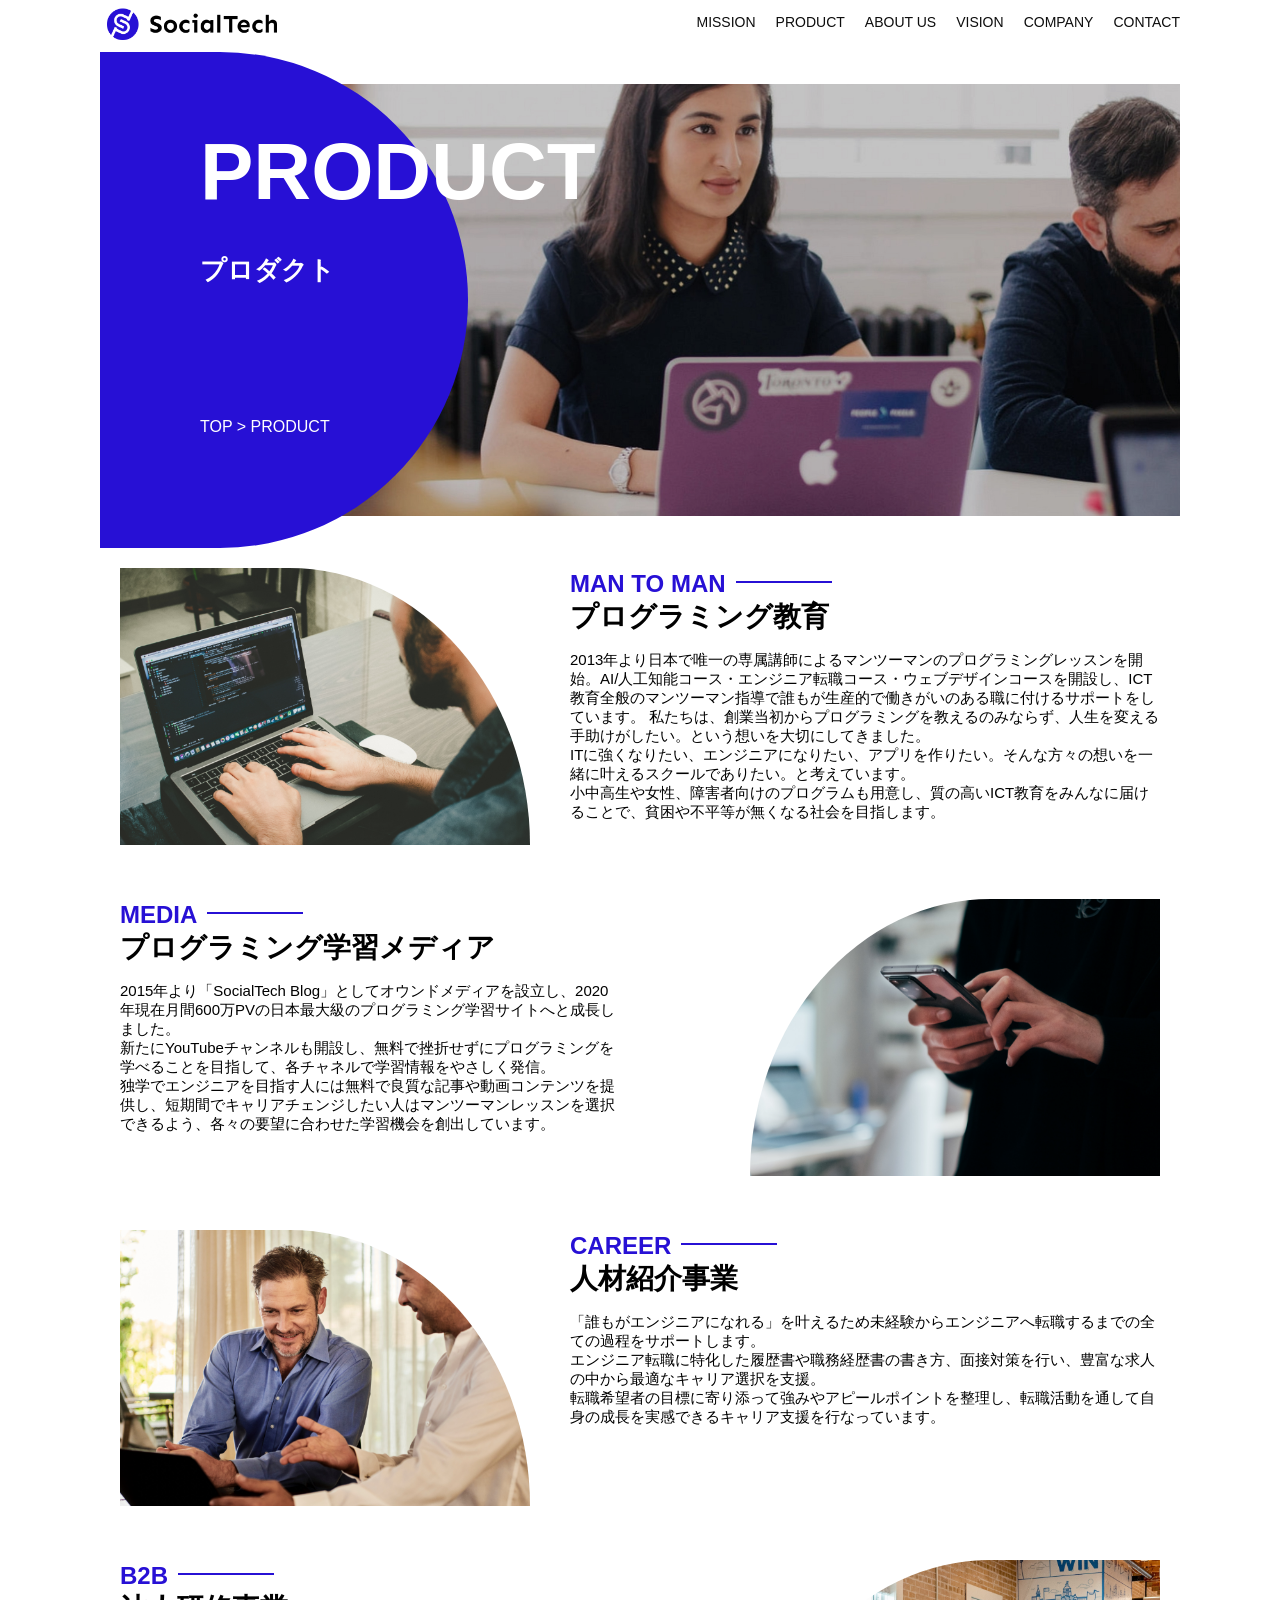
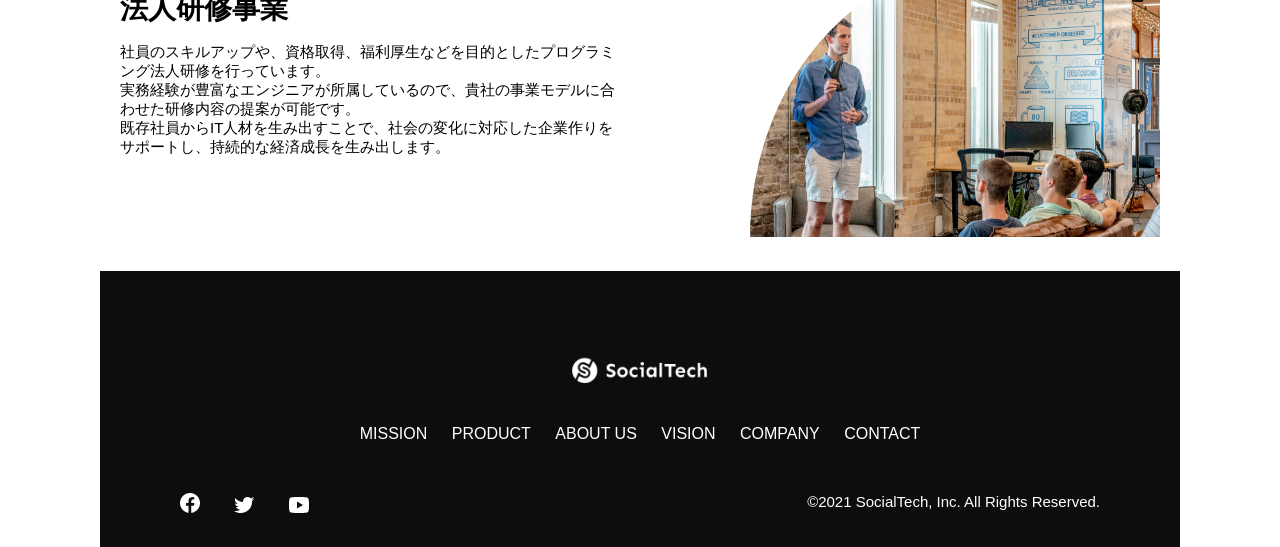
<file: kadai_tutorial_output/product.html>
<!DOCTYPE html>
<html>
  <head>
    <title>SocialTech -PRODUCT プロダクト-</title>
    <meta charset="utf-8">
    <meta name="description" content="SocialTechの4つのプロダクトを紹介します">
    <meta name="viewport" content="width=device-width, initial-scale=1.0">
    <link rel="stylesheet" href="style.css">
  </head>

  <body>
    <!-- ヘッダー -->
    <header>
      <!-- ロゴ -->
      <a href="index.html" id="logo">
        <img src="images/logo.png" alt="トップページに戻る">
      </a>

      <!-- PC用ナビゲーション -->
      <nav id="nav-pc">
        <ul>
          <li><a href="mission.html">MISSION</a></li>
          <li><a href="product.html">PRODUCT</a></li>
          <li><a href="index.html#aboutus">ABOUT US</a></li>
          <li><a href="index.html#vision">VISION</a></li>
          <li><a href="index.html#company">COMPANY</a></li>
          <li><a href="index.html#contact">CONTACT</a></li>
        </ul>
      </nav>

      <!-- スマホ用メニューボタン -->
      <button id="menu-sp" onclick="document.getElementById('nav-sp').style.display = 'block'">
        <img src="images/button-menu.png" alt="ナビゲーションを開く">
      </button>

      <!-- スマホ用ナビゲーション -->
      <div id="nav-sp">
        <button id="close" onclick="document.getElementById('nav-sp').style.display = 'none'">
          <img src="images/button-close.png" alt="ナビゲーションを閉じる">
        </button>

        <nav>
          <ul>
            <li>
              <a id="logo-sp" href="index.html" onclick="document.getElementById('nav-sp').style.display = 'none'"><img src="images/logo-sp.png" alt="トップページに戻る"></a>
            </li>
            <li><a class="menu" href="mission.html" onclick="document.getElementById('nav-sp').style.display = 'none'">MISSION</a></li>
            <li><a class="menu" href="product.html" onclick="document.getElementById('nav-sp').style.display = 'none'">PRODUCT</a></li>
            <li><a class="menu" href="index.html#aboutus" onclick="document.getElementById('nav-sp').style.display = 'none'">ABOUT US</a></li>
            <li><a class="menu" href="index.html#vision" onclick="document.getElementById('nav-sp').style.display = 'none'">VISION</a></li>
            <li><a class="menu" href="index.html#company" onclick="document.getElementById('nav-sp').style.display = 'none'">COMPANY</a></li>
            <li><a class="menu" href="index.html#contact" onclick="document.getElementById('nav-sp').style.display = 'none'">CONTACT</a></li>
          </ul>
        </nav>
        <div id="sns">
          <a href="https://www.facebook.com/sejuku2013">
            <img src="images/button-facebook.png" alt="Facebookのリンク">
          </a>
          <a href="https://twitter.com/samuraijuku">
            <img src="images/button-twitter.png" alt="Twitterのリンク">
          </a>
          <a href="https://www.youtube.com/channel/UCCFOQO5aDK0xXam4cUQXT8g">
            <img src="images/button-youtube.png" alt="YouTubeのリンク">
          </a>
        </div>
      </div>
    </header>

    <main>
      <article>
                 <section id="product-main">
           <div class="product-main-inner">
             <div id="product-title">
               <h1>PRODUCT<br><span>プロダクト</span></h1>
               <p>TOP > PRODUCT</p>
             </div>
           </div>
         </section>
         <section class="product-section product-section-left">
           <div class="product-section-img">
             <img src="images/product/product-mantoman.png" alt="PCでコードを書く男性">
           </div>
           <div class="product-read">
             <h2 class="product-h2">MAN TO MAN</h2>
             <h3 class="product-h3">プログラミング教育</h3>
             <p>
               2013年より日本で唯一の専属講師によるマンツーマンのプログラミングレッスンを開始。AI/人工知能コース・エンジニア転職コース・ウェブデザインコースを開設し、ICT教育全般のマンツーマン指導で誰もが生産的で働きがいのある職に付けるサポートをしています。 私たちは、創業当初からプログラミングを教えるのみならず、人生を変える手助けがしたい。という想いを大切にしてきました。<br>ITに強くなりたい、エンジニアになりたい、アプリを作りたい。そんな方々の想いを一緒に叶えるスクールでありたい。と考えています。<br>小中高生や女性、障害者向けのプログラムも用意し、質の高いICT教育をみんなに届けることで、貧困や不平等が無くなる社会を目指します。
             </p>
           </div>
         </section>
 
         <section class="product-section product-section-right">
           <div class="product-read">
             <h2 class="product-h2">MEDIA</h2>
             <h3 class="product-h3">プログラミング学習メディア</h3>
             <p>2015年より「SocialTech Blog」としてオウンドメディアを設立し、2020年現在月間600万PVの日本最大級のプログラミング学習サイトへと成長しました。<br>新たにYouTubeチャンネルも開設し、無料で挫折せずにプログラミングを学べることを目指して、各チャネルで学習情報をやさしく発信。<br>独学でエンジニアを目指す人には無料で良質な記事や動画コンテンツを提供し、短期間でキャリアチェンジしたい人はマンツーマンレッスンを選択できるよう、各々の要望に合わせた学習機会を創出しています。</p>
           </div>
           <div class="product-section-img">
             <img src="images/product/product-media.png" alt="スマートフォンを操作する人">
           </div>
         </section>
 
         <section class="product-section product-section-left">
           <div class="product-section-img">
             <img src="images/product/product-career.png" alt="笑顔で話し合う2人の男性">
           </div>
           <div class="product-read">
             <h2 class="product-h2">CAREER</h2>
             <h3 class="product-h3">人材紹介事業</h3>
             <p>「誰もがエンジニアになれる」を叶えるため未経験からエンジニアへ転職するまでの全ての過程をサポートします。<br>エンジニア転職に特化した履歴書や職務経歴書の書き方、面接対策を行い、豊富な求人の中から最適なキャリア選択を支援。<br>転職希望者の目標に寄り添って強みやアピールポイントを整理し、転職活動を通して自身の成長を実感できるキャリア支援を行なっています。<br></p>
           </div>
         </section>
         <section class="product-section product-section-right">
           <div class="product-read">
             <h2 class="product-h2">B2B</h2>
             <h3 class="product-h3">法人研修事業</h3>
             <p>社員のスキルアップや、資格取得、福利厚生などを目的としたプログラミング法人研修を行っています。<br>実務経験が豊富なエンジニアが所属しているので、貴社の事業モデルに合わせた研修内容の提案が可能です。<br>既存社員からIT人材を生み出すことで、社会の変化に対応した企業作りをサポートし、持続的な経済成長を生み出します。</p>
           </div>
           <div class="product-section-img">
             <img src="images/product/product-b2b.png" alt="講演中の男性とそれを聴く人々">
           </div>
         </section>
      </article>
    </main>

    <footer>
      <div id="footer-logo">
        <img src="images/logo-sp.png" alt="SocialTech">
      </div>
      <div id="footer-link">
        <a href="mission.html">MISSION</a>
        <a href="product.html">PRODUCT</a>
        <a href="index.html#aboutus">ABOUT US</a>
        <a href="index.html#vision">VISION</a>
        <a href="index.html#company">COMPANY</a>
        <a href="index.html#contact">CONTACT</a>
      </div>
      <div id="sns-footer">
        <div class="sns-btns">
          <a href="https://www.facebook.com/sejuku2013"><img src="images/button-facebook.png" alt="Facebookのリンク"></a>
          <a href="https://twitter.com/samuraijuku"><img src="images/button-twitter.png" alt="Twitterのリンク"></a>
          <a href="https://www.youtube.com/channel/UCCFOQO5aDK0xXam4cUQXT8g"><img src="images/button-youtube.png" alt="YouTubeのリンク"></a>
        </div>
        <p id="copyright">&copy;2021 SocialTech, Inc. All Rights Reserved.</p>
      </div>
    </footer>
    
  </body>
</html>
</file>
<file: kadai_013/style.css>
/* PC、スマホ共通スタイル */
body {
  font-family: "Source Sans Pro", "Hiragino Kaku Gothic ProN", Meiryo, Arial,
    sans-serif;
}

p {
  font-size: 15px;
}

#main-visual>img {
  width: 100%;
}

#menu-sp {
  display: none;
}

#nav-sp {
  display: none;
}

/*================
PC用のスタイル 
=================*/
@media screen and (min-width: 768px) {
  /* 横幅設定 */
  body {
    max-width: 1080px;
    min-width: 960px;
    margin: 0 auto 0 auto;
  }

  /* ヘッダー */
  header {
    display: flex;
    justify-content: space-between;
  }

  /* ナビゲーションのレイアウト */
  #nav-pc {
    text-align: right;
    font-size: 14px;
    padding-top: 15px;
  }

  /* ナビゲーションのリンクの装飾設定 */
  #nav-pc>a {
    text-decoration: none;
    margin-left: 20px;
  }

  #nav-pc>a:link {
    color: #0d0d0d;
  }

  #nav-pc>a:visited {
    color: #0d0d0d;
  }

  #nav-pc>a:hover {
    color: #0d0d0d;
    text-decoration: underline;
  }

  #nav-pc>a:active {
    color: #0d0d0d;
  }
}



/*================
スマホ用のスタイル 
=================*/
@media screen and (max-width: 767px) {
  body {
    min-width: 375px;
    margin: 0;
  }
  
  #nav-pc {
    display: none;
  }

  #menu-sp {
    float: right;
    padding: 0;
    display: block;
  }

  #nav-sp {
    background-color: #ce933e;
    position: absolute;
    left: 0;
    top: 0;
    height: 100%;
    width: 100%;
    display: none;
    z-index: 100;
  }

  #nav-sp ul {
    padding-left: 0;
  }

  #nav-sp li {
    list-style: none;
  }

  #close {
    position: absolute;
    top: 20px;
    right: 20px;
  }

  #logo-sp {
    margin: 80px 0 30px 20px;
  }

  #nav-sp a {
    display: block;
  }

  #nav-sp a:link,#nav-sp a:visited,#nav-sp a:hover,#nav-sp a:active {
    color: #ffffff;
  }

  #nav-sp .menu {
    text-decoration: none;
    display: block;
    margin: 0 20px;
    height: 44px;
    font-size: 16px;
    background-image: url(images/arrow.png);
    background-repeat: no-repeat;
    background-position: right top;
  }

}
</file>
<file: kadai_tutorial_output/style.css>
/*　PC、スマホ共通スタイル　*/
 * {
  box-sizing: border-box;
 }

 p {
  font-size: 15px;
 }

 body {
  max-width: 1080px;
  margin: 0 auto 0 auto;
  font-family: "Source Sans Pro", "Hiragino Kaku Gothic ProN", Meiryo, Arial,sans-serif;
 }


/*　ヘッダー　*/
 header {
  display: flex;
  justify-content: space-between;
 }


/*　ナビゲーション　*/
 /*　レイアウト　*/
 #nav-pc {
   font-size: 14px;
 }

 #nav-pc ul {
   display: flex;
   padding-left: 0;
 }
 
 /*　リンクの装飾設定　*/
 #nav-pc li {
   list-style: none;
 }
 
 #nav-pc a {
   text-decoration: none;
   margin-left: 20px;
   color: #0d0d0d;
 }
 
 #nav-pc a:hover {
   text-decoration: underline;
 }

 /* スマホ用ナビを非表示 */
  #nav-sp,
  #menu-sp {
    display: none;
  }

/* メインビジュアル*/
 #main-visual {
   position: relative;
   height: 400px;
  }

 #main-message {
   position: absolute;
   top: 0;
   left: 0;
   background-color: #2710d5;
   color: #ffffff;
   border-radius: 0 0 476px 0;
   max-width: 620px;
   height: 100%;
   width: 100%;
   z-index: 11;
  }

 #main-message > h1 {
   font-size: 60px;
   margin: 100px 0 0 50px;
  }

 #main-message > p { 
   font-size: 28px;
   margin: 0 0 0 50px;
  }

 #main-visual > img {
   max-width: 620px;
   border-radius: 476px 0 0 0;
   position: absolute;
   top: 0;
   right: 0;
   z-index: 10;
  }


/*見出し*/
 h2 {
  margin: 40px 0 0 0;
 }

 h2::after {
  content: url("images/line.png");
  margin-left: 10px;
 }

 h3 {
  font-size: 27px;
 }


/*ミッション*/
 #mission {
  margin: 80px auto 80px auto;
 }

 #mission-flex {
  display: flex;
 }

 #mission-flex > div {
   width: 50%;
   margin: 20px;
 }
 
 #mission-photo {
   width: 100%;
 }
 
 #s2dgs {
   margin-top: 50px;
   width: 100%;
 }


/* プロダクト */
 #product {
   background-color: #fafafa;
   margin: 80px 0 80px 0;
   padding: 10px 40px 0px 40px;
 }
 
/* 外枠 */
 #product .product-flex {
   margin-top: 40px;
   display: flex;
 }
 
/* 左のカラム */
 #product-left {
   width: 50%;
   margin-right: 20px;
 }
 
/* 右のカラム */
 #product-right {
   width: 50%;
   margin-left: 20px;
   margin-top: 80px;
 }
 
/* 画像＋説明の枠 */
 #product-left > div {
   position: relative;
   height: 480px;
   margin-right: 20px;
 }
 #product-right > div {
   position: relative;
   height: 480px;
   margin-left: 20px;
 }


/* 画像 */
 .product-photo {
   width: 100%;
 }


/* 説明文の枠 */
 .product-explain {
   background-color: #ffffff;
   position: absolute;
   left: 0;
   bottom: 50px;
   margin: 0 40px 0 40px;
   padding: 20px;
   box-shadow: 5px 5px 10px rgba(0, 0, 0, 0.05);
 }
 
/* 説明文の英語 */
 .product-explain > span {
   color: #2710d5;
   font-weight: bold;
   font-size: 16px;
   margin: 0;
 }
 
/* 説明文の見出し */
 .product-explain > h3 {
   margin: 5px 0 5px 0;
 }
 
/* 説明文 */
 .product-explain > p {
   font-size: 14px;
   margin: 0;
 }
 
/* もっと見るボタン */
 #product-more {
   text-align: center;
 }
 
 #product-more a {
   position: relative;
   bottom: -42px;
 }


/* ABOUT　US　*/
 #aboutus {
  margin: 80px auto 80px auto;
 }


/* 3つの組織文化と画像を入れる枠　*/
 #aboutus > div {
  display: flex;
 }


/* 画像　*/
 .culture-img {
  width: 50%;
  align-self: flex-start;
 }

 .culture-img2 {
  margin-top: 50px;
  width: 100%;
 }


/* 3つの組織文化の枠 */
 .culture-table {
  margin-right: 50px;
 }


/* 番号 */
 .culture-num {
   font-size: 80px;
   color: #2710d5;
   padding: 0 20px 0 0;
 }


/* 見出し */
 .culture-table th {
   text-align: left;
   font-size: 28px;
   font-weight: bold;
 }


/* 組織文化英語 */
 .culture-en {
   color: #2710d5;
   font-size: 24px;
 }


/* 説明文 */
 .culture-description {
   margin: 0;
 }


/* ビジョン */
 #vision {
   margin: 80px auto 80px auto;
 }

 
/* セクション内の外枠*/
 #vision > div {
   display: flex;
   justify-content: space-between;
   flex-wrap: wrap;
 }

 
/*7つの行動指針の枠*/
 .vision-box {
   width: 300px;
   height: 300px;
   margin-bottom: 30px;
   position: relative;
 }

 .vision-box > img {
   width: 100%;
   position: relative;
   z-index: 30;
 }
 
 .vision-box > div {
   position: absolute;
   top: 0;
   left: 0;
   z-index: 31;
   margin-right: 20px;
 }
 
 .vision-box > div > h4 {
   color: #2710d5;
   font-size: 19px;
   margin: 80px 0 0 0;
 }
 
 .vision-box > div > h4::first-letter {
   font-size: 40px;
 }
 
 .vision-box > div > h5 {
   font-size: 20px;
   margin: 0 0 0 0;
 }
 
 .vision-box > div > p {
   margin: 10px 0 0 0;
 }


/* 会社概要 */
 #company {
   margin: 80px auto 80px auto;
 }

 #company-table {
   width: 100%;
 }
 
 .tableheader {
   text-align: left;
   padding: 20px;
   border-bottom-color: #2710d5;
   border-bottom-width: 1px;
   border-bottom-style: solid;
   width: 100px;
 }
 
 .tableheader-first {
   border-top-color: #2710d5;
   border-top-width: 1px;
   border-top-style: solid;
 }
 
 .cell {
   padding: 30px;
   border-bottom-color: #ececec;
   border-bottom-width: 1px;
   border-bottom-style: solid;
 }
 
 .cell-first {
   border-top-color: #ececec;
   border-top-width: 1px;
   border-top-style: solid;
 }

  #company > iframe {
   width: 100%;
   height: 368px;
   margin-top: 40px;
 }


/* お問い合わせ */
 #contact {
   margin: 80px auto 80px auto;
 }
 

/* 外枠 */
 #contact > form > div {
   display: flex;
   flex-direction: row;
   flex-wrap: wrap;
   padding-bottom: 30px;
 }


/* 左列の見出し */
 .contact-heading {
   width: 240px;
   align-self: center;
 }


/* 見出しのラベル */
 .contact-label {
   font-weight: bold;
 }


/* 必須 */
 .contact-span {
   color: #ce2222;
   margin: 0 0 0 20px;
   font-weight: bold;
 }


/* テキストボックス */
 .contact-textbox {
   border-top: 0px;
   border-left: 0px;
   border-right: 0px;
   border-bottom-width: 1px;
   border-bottom-color: #707070;
   border-style: solid;
   background-color: #fafafa;
   width: 400px;
   height: 56px;
 }
 
/* お問い合わせ内容のテキストエリア */
 .contact-textarea {
   border-top: 0px;
   border-left: 0px;
   border-right: 0px;
   border-bottom-width: 1px;
   border-bottom-color: #707070;
   background-color: #fafafa;
   width: 400px;
   height: 200px;
 }


/* 個人情報の取り扱い */
 #contact dt {
   font-weight: bold;
 }
 
 #contact dd {
   margin: 0 0 16px 0;
 }
 
 #contact dd p {
   margin: 0;
 }
 
 #contact dd ul {
   padding-left: 0;
 }
 
 #contact dd li {
   margin-bottom: 0;
   list-style: none;
 }


/* フッター */
 footer {
   background-color: #0d0d0d;
   text-align: center;
   padding: 80px 80px 30px 80px;
 }
 
 #footer-logo {
   margin-bottom: 30px;
 }

 #footer-link {
   margin-bottom: 50px;
 }
 
 #footer-link > a {
   text-decoration: none;
   margin: 10px;
   color: #ffffff;
 }
 
 #footer-link > a:hover {
   text-decoration: underline;
 }

 #sns-footer {
   display: flex;
   justify-content: space-between;
 }
 
 #sns-footer a {
   margin-right: 30px;
 }
 
 #copyright {
   color: #ffffff;
   margin: 0;
 }



/* mission.html用スタイル */
/* ミッションのメインビジュアル */
 .mission-main-inner {
   background-image: url("images/mission/mission-main.png");
   background-repeat: no-repeat;
   background-position-y: center;
 }
 
 #mission-title {
   background-color: #2710d5;
   width: 368px;
   color: #ffffff;
   height: 496px;
   border-radius: 0 248px 248px 0;
   position: relative;
 }
 
 #mission-title h1 {
   position: absolute;
   top: 0;
   left: 100px;
   font-size: 80px;
   line-height: 1;
 }
 
 #mission-title h1 span {
   font-size: 26px;
 }
 
 #mission-title > p {
   position: absolute;
   top: 350px;
   left: 100px;
   font-size: 16px;
 }


/* ミッションページ　S2DGSの設定 */
 #mission-s2dgs {
   padding: 20px;
 }
 
 .mission-h2 {
   color: #2710d5;
   font-size: 40px;
 }
 
 .mission-h2::after {
   content: none;
 }


/* ミッションページ　5つのゴールの設定 */
 #mission-five-goals {
   padding: 20px;
   display: flex;
 }
 
 #mission-five-goals .five-goals-image {
   width: 30%;
   padding: 20px;
 }
 
 #mission-five-goals .five-goals-image img {
   width: 100%;
 }
 
 #mission-five-goals .five-goals-read {
   width: 70%;
   padding: 20px;
 }
 
 #mission-five-goals .five-goals-read > div {
   margin-bottom: 40px;
 }
 
 .fivegoals-image-right {
   float: right;
   margin: 20px;
 }
 
 .fivegoals-image-left {
   float: left;
   margin: 20px;
 }
 
 .fivegoals-number {
   color: #2710d5;
   font-size: 48px;
   font-weight: bold;
   margin: 0;
 }
 
 .fivegoals-h3 {
   font-size: 28px;
   margin: 0;
 }
 
 .fivegoals-p {
   margin: 0;
 }



/* product.html用スタイル */
 /* プロダクトページ */
 .product-main-inner {
   background-image: url("images/product/product-main.png");
   background-repeat: no-repeat;
   background-position-y: center;
 }
 
 #product-title {
   background-color: #2710d5;
   width: 368px;
   color: #ffffff;
   height: 496px;
   border-radius: 0 248px 248px 0;
   position: relative;
 }
 
 #product-title h1 {
   position: absolute;
   top: 0;
   left: 100px;
   font-size: 80px;
   line-height: 1;
 }
 
 #product-title h1 span {
   font-size: 26px;
 }
 
 #product-title > p {
   position: absolute;
   top: 350px;
   left: 100px;
   font-size: 16px;
 }


 /* セクション */
 .product-section {
   display: flex;
   padding: 20px 20px 0;
 }
 
 .product-section .product-section-img {
   width: 450px;
 }
 
 /* 左が画像のセクション*/
 .product-section-left .product-section-img img {
   width: 100%;
   padding: 0 40px 30px 0;
   border-radius: 0 432px 0 0;
 }
 
 .product-section-left .product-read {
   width: 50%;
   flex-grow: 1;
 }
 
 .product-section-left .product-read p {
   margin-bottom: 0;
 }
 
 /* 右が画像のセクション*/
 .product-section-right {
   justify-content: space-between;
 }
 
 .product-section-right .product-section-img img {
   width: 100%;
   padding: 0 0 30px 40px;
   border-radius: 432px 0 0 0;
 }
 
 .product-section-right .product-read {
   width: 500px;
 }
 
 .product-h2 {
   color: #2710d5;
   font-size: 24px;
   margin: 0;
 }
 
 .product-h3 {
   font-size: 28px;
   margin: 0;
 }



/*====================
スマートフォン用のスタイル
=====================*/
/* 画面幅が767px以下のとき */
@media screen and (max-width: 767px) {
  /* PC用ナビゲーション非表示 */
  #nav-pc {
    display: none;
  }
  

  /* ハンバーガーメニュー */
   #menu-sp {
     display: block;
     background-color: transparent;
     float: right;
     padding: 0;
     border: none;
   }
 

  /* スマホ用ナビゲーションの表示切替*/
  /* 初期状態、レイアウトと非表示設定 */
   #nav-sp {
     background-color: #2710d5;
     position: fixed;
     left: 0;
     top: 0;
     height: 100%;
     width: 100%;
     display: none;
     z-index: 100;
   }


  /* ×ボタン */
   #close {
     position: absolute;
     top: 20px;
     right: 20px;
     background-color: transparent;
     border: none;
   }
 
   #nav-sp nav ul {
     padding-left: 0;
   }
 
   #nav-sp nav li {
     list-style: none;
   }
 

  /* ナビゲーションメニュー用ロゴ */
   #logo-sp {
     margin: 80px 0 30px 20px;
   } 


  /* ナビゲーションのリンクの装飾設定 */
   #nav-sp nav a {
     display: block;
     color: #ffffff;
   }
 
   #nav-sp nav a:hover {
     text-decoration: underline;
   }
 
   #nav-sp .menu {
     text-decoration: none;
     margin: 0 20px 0 20px;
     height: 44px;
     font-size:  16px;
     background-image: url("images/arrow.png");
     background-repeat: no-repeat;
     background-position: right top;
   }

   #sns {
     position: absolute;
     bottom: 20px;
     left: 20px;
   }

   #sns > a {
     margin-right: 30px;
   }

  /* メインビジュアル */
   #main-visual {
     position: relative;
     height: 470px;
   }
 
   #main-visual > div {
     text-align: center;
     height: 280px;
   }
 
   #main-visual h1 {
     font-size: 28px;
     margin: 90px 0 0 0;
   }
 
   #main-visual > div > p {
     margin: 0;
     font-size: 15px;
   }
 
   #main-visual > img {
     width: 100%;
     border-radius: 476px 0 0 0;
     top: auto;
     bottom: 0;
   }

  /*見出し*/
   h2 {
     margin: 15px 0 15px 0;
   }
   
   h3 {
     font-size: 24px;
     margin: 10px 0 0 0;
   }

  /* ミッション */
   #mission {
     margin: 20px 0 20px 0;
     padding: 0 20px 0 20px;
   }
 
   #mission-flex {
     flex-direction: column;
   }
 
   #mission-flex > div {
     width: 100%;
     margin: 0;
   }

  /* プロダクト */
    #product {
      margin: 0;
      padding: 10px 20px 0 20px;
    }
  
  /* 外枠 */
    #product .product-flex {
      flex-direction: column;
      margin-top: 0;
    }
  
  /* 左右のカラム　スマホでは縦並び */
    #product-left,
    #product-right {
      width: 100%;
      margin: 0;
    }

  /*  画像＋説明の枠 */
   #product-left > div,
   #product-right > div {
     height: auto;
     margin: 0;
   }
 
  /* 説明文の枠 */
   .product-explain {
     position: relative;
     margin: 0;
   }
 
   .product-explain > h3 {
     margin: 10px 0 10px 0;
     font-size: 24px;
   }
 
  /* もっと見るボタン */
    #product-more {
      text-align: left;
    }

  /* ABOUT US */
   #aboutus {
     margin: 80px 20px 80px 20px;
   }
 
   #aboutus > div {
     flex-direction: column;
   }
 
   .culture-table th {
     font-size: 16px;
   }
 
   .culture-table {
     margin-right: 0;
     padding-right: 20px;
     order: 2;
   }
 
   .culture-img {
     width: 100%;
     order: 1;
   }
 
   .culture-img2 {
     margin-top: 0;
   }
 
   .culture-num {
     padding: 0;
   }
 
   .culture-description {
     margin: 0;
   }

  /* ビジョン */
   #vision {
     margin: 80px 20px 80px 20px;
   }
 
   .vision-box > img {
     position: absolute;
     top: 0;
     left: 0;
   }
 
   .vision-box > div > h4 {
     margin: 60px 0 0 0;
   }

  /*会社概要*/
   #company {
     margin: 0 20px 0 20px;
   }
 
   #company > h3 {
     margin-bottom: 20px;
   }

  .tableheader {
     width: 50px;
   }
 
   .cell {
     padding: 20px;
   }
 
   #company > iframe {
     height: 240px;
   } 
  
  /* お問い合わせ */
   #contact {
     margin: 80px 20px 80px 20px;
   }
 
   #contact > h3 {
     margin-bottom: 20px;
   }
 
   #contact > form > div {
     flex-direction: column;
     margin-bottom: 20px;
   }
 
   .contact-heading {
     align-self: auto;
     margin-bottom: 20px;
   }

   .contact-textbox {
     min-width: 300px;
     width: 100%;
   }
 
   .contact-textarea {
     height: 150px;
     width: 100%;
   }
 
   .radiobutton {
     margin-bottom: 20px;
   }

  /* フッター */
   footer {
     padding: 30px 20px 50px 20px;
     text-align: left;
   }
 
   #footer-link > a {
     margin: 0 20px 30px 0;
     display: block;
     background-image: url("images/arrow.png");
     background-repeat: no-repeat;
     background-position: right top;
   }
 
   #footer-link > a:hover {
     text-decoration: underline;
   }
 
   #sns-footer {
     flex-direction: column;
     justify-content: flex-start;
   }
 
   #copyright {
     font-size: 12px;
     margin-top: 30px;
   }

  /* mission.html用スタイル */
  /* ミッションのメインビジュアル */
   #mission-main {
     height: 256px;
     margin-top: 4%;
     position: relative;
   }
 
   .mission-main-inner {
     height: 80%;
     background-size: cover;
   }
 
   #mission-title {
     width: 136px;
     height: 256px;
     position: absolute;
     top: -10%;
   }
 
   #mission-title h1 {
     left: 20px;
     font-size: 40px;
   }
 
   #mission-title h1 span {
     font-size: 18px;
   }
 
   #mission-title > p {
     top: 180px;
     left: 20px;
     font-size: 13px;
   }

  /* ミッションページ　S2DGSの設定 */
   .mission-h2 {
      font-size: 38px;
      margin: 0px;
    }
  
   .mission-h2::after {
      content: none;
    }
  
   #mission-s2dgs > img {
      width: 100%;
    }

  /* ミッションページ　5つのゴールの設定 */
   #mission-five-goals {
     flex-direction: column;
   }
 
   #mission-five-goals > div {
     padding: 0;
   }
 
   #mission-five-goals .five-goals-image,
   #mission-five-goals .five-goals-read {
     width: 100%;
     padding: 0;
   }
 
   #mission-five-goals .five-goals-read > div {
     display: flex;
     flex-direction: column;
   }
 
   .fivegoals-image-right,
   .fivegoals-image-left {
     align-self: center;
   }
  
  /* プロダクトページ */
   #product-main {
     height: 256px;
     margin-top: 4%;
     position: relative;
   }
 
   .product-main-inner {
     height: 80%;
     background-size: cover;
   }
 
   #product-title {
     width: 136px;
     height: 256px;
     position: absolute;
     top: -10%;
   }
   
   #product-title h1 {
     left: 20px;
     font-size: 40px;
   }
 
   #product-title h1 span {
     font-size: 18px;
   }
 
   #product-title > p {
     top: 180px;
     left: 20px;
     font-size: 13px;
   }

  /* セクション */
   .product-section {
     flex-direction: column;
   }
 
   .product-section .product-section-img {
     width: 100%;
   }
   
   .product-section .product-section-img img {
     width: 100%;
     padding: 0;
   }
 
  /* 左が画像のセクション*/
   .product-section-left .product-section-img img {
     border-radius: 0 300px 0 0;
   }
 
   .product-section-left .product-read {
     width: 100%;
     flex-grow: 1;
   }
 
  /* 右が画像のセクション*/
   .product-section-right .product-section-img img {
     order: 1;
     border-radius: 300px 0 0 0;
   }
 
   .product-section-right .product-read {
     order: 2;
     width: 100%;
   }
   
}
</file>
